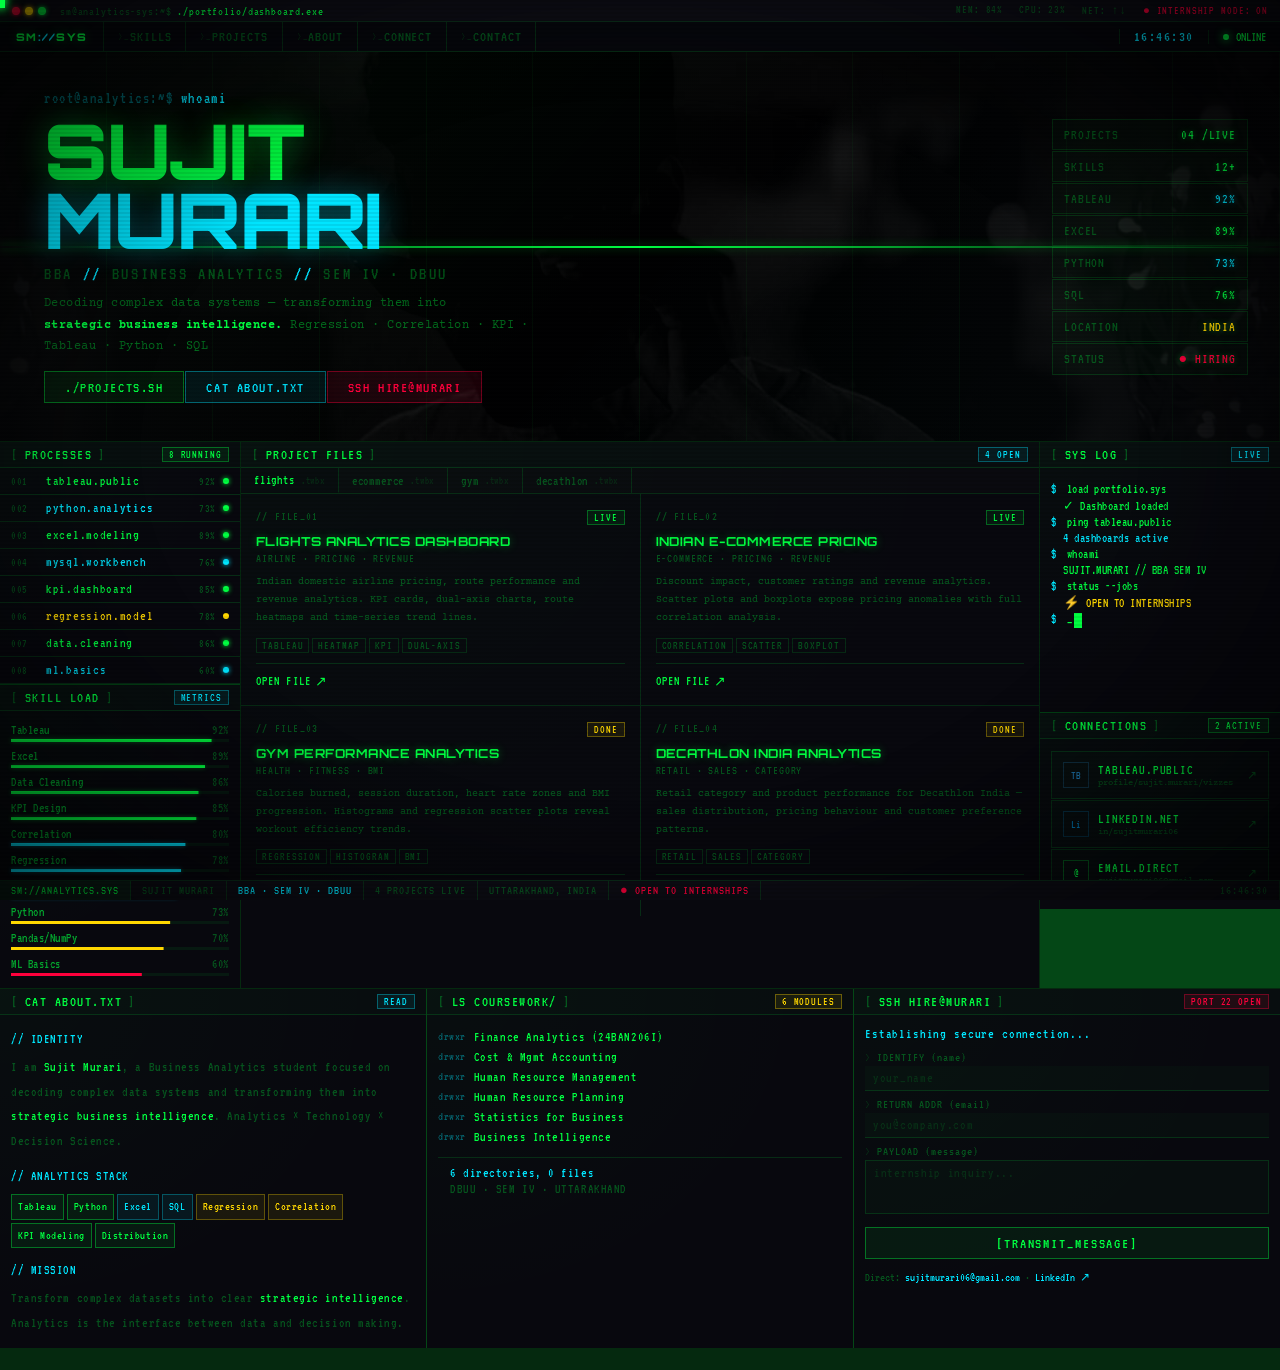
<file: index.html>
<!DOCTYPE html>
<html lang="en">
<head>
<meta charset="UTF-8">
<meta name="viewport" content="width=device-width, initial-scale=1.0">
<title>SM://ANALYTICS.SYS — MURARI.SUJIT</title>
<link href="https://fonts.googleapis.com/css2?family=VT323&family=Courier+Prime:wght@400;700&family=Orbitron:wght@400;700;900&display=swap" rel="stylesheet">
<style>
/* ═══════════════════════════════════════════════
   SM://ANALYTICS.SYS — HACKER DASHBOARD
   PALETTE: #060608 bg · #00ff41 phosphor green
            #00e5ff cyan · #ff003c red alert
            #ffd700 amber
═══════════════════════════════════════════════ */
:root{
  --bg:#060608; --bg2:#0a0a0f; --bg3:#0e0e16; --panel:#08080e;
  --g:#00ff41; --g2:#00cc33; --g-dim:rgba(0,255,65,.07); --g-glow:rgba(0,255,65,.4);
  --c:#00e5ff; --c-dim:rgba(0,229,255,.07); --c-glow:rgba(0,229,255,.4);
  --r:#ff003c; --r-dim:rgba(255,0,60,.10);
  --a:#ffd700; --a-dim:rgba(255,215,0,.08);
  --txt:rgba(0,255,65,.82); --dim:rgba(0,255,65,.30); --muted:rgba(0,255,65,.12);
  --border:rgba(0,255,65,.14); --border2:rgba(0,255,65,.38);
  --mono:'Courier Prime',monospace; --term:'VT323',monospace; --orb:'Orbitron',sans-serif;
}
*,*::before,*::after{margin:0;padding:0;box-sizing:border-box;}
html{scroll-behavior:smooth;}
body{font-family:var(--mono);background:var(--bg);color:var(--g);overflow-x:hidden;cursor:none;min-height:100vh;}

/* CRT scanlines overlay */
body::before{
  content:'';position:fixed;inset:0;pointer-events:none;z-index:1000;
  background:repeating-linear-gradient(0deg,transparent,transparent 2px,rgba(0,0,0,.07) 2px,rgba(0,0,0,.07) 4px);
}
/* CRT vignette */
body::after{
  content:'';position:fixed;inset:0;pointer-events:none;z-index:999;
  background:radial-gradient(ellipse at center,transparent 55%,rgba(0,0,0,.65) 100%);
}

/* ── CURSOR: blinking block ── */
#cur{
  position:fixed;z-index:9999;width:10px;height:16px;
  background:var(--g);top:0;left:0;transform:translate(-50%,-50%);
  pointer-events:none;box-shadow:0 0 8px var(--g),0 0 20px var(--g-glow);
  animation:curblink .9s step-end infinite;will-change:top,left;
}
#cur.lnk{background:var(--c);box-shadow:0 0 8px var(--c),0 0 20px var(--c-glow);
  width:14px;height:14px;clip-path:polygon(50% 0%,100% 50%,50% 100%,0% 50%);animation:none;}
@keyframes curblink{0%,49%{opacity:1}50%,100%{opacity:0}}

/* ── MATRIX CANVAS ── */
#mx{position:fixed;top:0;left:0;z-index:0;opacity:.04;pointer-events:none;}

/* ── BOOT SCREEN ── */
#boot{
  position:fixed;inset:0;z-index:8000;background:var(--bg);
  display:flex;flex-direction:column;align-items:center;justify-content:center;gap:5px;
  font-family:var(--term);font-size:1.1rem;color:var(--g);padding:40px;
}
#boot.off{display:none;}
.bl{opacity:0;}
.bl.show{opacity:1;}
.boot-bar{width:520px;max-width:90vw;height:16px;border:1px solid var(--border2);margin-top:18px;overflow:hidden;}
.boot-fill{height:100%;background:var(--g);box-shadow:0 0 10px var(--g-glow);width:0;transition:width .04s linear;}

/* ── TITLE BAR (fake OS chrome) ── */
.title-bar{
  position:fixed;top:0;left:0;right:0;z-index:600;
  height:22px;background:var(--bg3);border-bottom:1px solid var(--border);
  display:flex;align-items:center;font-family:var(--term);font-size:.9rem;letter-spacing:.06em;
  padding:0 12px;gap:14px;
}
.tb-dots{display:flex;gap:5px;}
.tb-dot{width:8px;height:8px;border-radius:50%;}
.d-r{background:var(--r);box-shadow:0 0 5px var(--r);}
.d-a{background:var(--a);box-shadow:0 0 5px var(--a);}
.d-g{background:var(--g);box-shadow:0 0 5px var(--g);}
.tb-path{color:var(--dim);flex:1;font-size:.78rem;}
.tb-path em{color:var(--g);font-style:normal;}
.tb-meta{display:flex;gap:16px;font-size:.72rem;color:var(--dim);}
.tb-alert{color:var(--r);animation:blink 1.4s ease-in-out infinite;}
@keyframes blink{0%,100%{opacity:1}50%{opacity:.15}}

/* ── MENU BAR ── */
.menu-bar{
  position:fixed;top:22px;left:0;right:0;z-index:599;
  height:30px;background:rgba(8,8,14,.97);border-bottom:1px solid var(--border);
  display:flex;align-items:stretch;backdrop-filter:blur(8px);
}
.mb-logo{
  display:flex;align-items:center;padding:0 16px;border-right:1px solid var(--border);
  font-family:var(--orb);font-size:.66rem;font-weight:900;color:var(--g);letter-spacing:.12em;
  text-decoration:none;cursor:none;text-shadow:0 0 12px var(--g-glow);
}
.mb-logo span{color:var(--c);}
.mb-nav{display:flex;list-style:none;}
.mb-nav li a{
  display:flex;align-items:center;height:100%;padding:0 14px;
  font-family:var(--term);font-size:.95rem;letter-spacing:.06em;
  color:var(--dim);text-decoration:none;text-transform:uppercase;
  border-right:1px solid var(--border);transition:color .1s,background .1s;cursor:none;
}
.mb-nav li a::before{content:'>_ ';color:var(--muted);font-size:.72rem;}
.mb-nav li a:hover,.mb-nav li a.act{color:var(--g);background:var(--g-dim);}
.mb-right{margin-left:auto;display:flex;align-items:center;}
.mb-clock{padding:0 14px;border-left:1px solid var(--border);font-family:var(--term);font-size:.95rem;color:var(--c);letter-spacing:.1em;}
.mb-online{padding:0 14px;border-left:1px solid var(--border);font-family:var(--term);font-size:.85rem;color:var(--g);display:flex;align-items:center;gap:7px;}
.pulse{width:6px;height:6px;border-radius:50%;background:var(--g);box-shadow:0 0 8px var(--g);animation:pulse 1.6s ease-in-out infinite;}
@keyframes pulse{0%,100%{box-shadow:0 0 8px var(--g)}50%{box-shadow:none;opacity:.25}}

/* ── DASHBOARD GRID ── */
.dash{
  padding-top:52px;padding-bottom:22px;
  display:grid;
  grid-template-columns:240px 1fr 240px;
  grid-template-rows:auto auto auto;
  min-height:calc(100vh - 52px);
  gap:1px;background:var(--border);
  position:relative;z-index:2;
}

/* ── PANELS ── */
.panel{background:var(--panel);position:relative;overflow:hidden;}
.panel::after{
  content:'';position:absolute;inset:0;pointer-events:none;
  background:radial-gradient(ellipse at top left,rgba(0,255,65,.025) 0%,transparent 65%);
}
.ph{
  display:flex;align-items:center;justify-content:space-between;
  padding:5px 11px;border-bottom:1px solid var(--border);
  background:rgba(0,255,65,.02);
}
.pt{
  font-family:var(--term);font-size:.95rem;letter-spacing:.1em;
  color:var(--g);text-transform:uppercase;display:flex;align-items:center;gap:6px;
}
.pt::before{content:'[';color:var(--dim);}
.pt::after{content:']';color:var(--dim);}
.pbadge{font-family:var(--term);font-size:.72rem;padding:1px 6px;border:1px solid;letter-spacing:.08em;}
.pbg{color:var(--g);border-color:rgba(0,255,65,.35);background:var(--g-dim);}
.pbc{color:var(--c);border-color:rgba(0,229,255,.35);background:var(--c-dim);}
.pbr{color:var(--r);border-color:rgba(255,0,60,.35);background:var(--r-dim);animation:blink 1.2s ease-in-out infinite;}
.pba{color:var(--a);border-color:rgba(255,215,0,.35);background:var(--a-dim);}
.pb{padding:12px 11px;}

/* ── HERO (full-width) ── */
.hero{
  grid-column:1/-1;background:var(--panel);
  position:relative;overflow:hidden;min-height:300px;
  display:flex;align-items:center;
}
.hero-bg{
  position:absolute;inset:0;
  background:url('me.jpeg') center 18% / cover no-repeat;
  filter:grayscale(100%) contrast(1.3) brightness(.28);
  transform:scale(1.04);animation:bgdrift 12s ease-in-out infinite alternate;
}
@keyframes bgdrift{0%{transform:scale(1.04) translateX(0)}100%{transform:scale(1.08) translateX(-14px)}}
.hero-tint{position:absolute;inset:0;background:linear-gradient(135deg,rgba(0,255,65,.05) 0%,transparent 50%,rgba(0,229,255,.03) 100%);}
.hero-vign{position:absolute;inset:0;background:linear-gradient(90deg,rgba(6,6,8,.92) 0%,rgba(6,6,8,.25) 35%,rgba(6,6,8,.25) 65%,rgba(6,6,8,.92) 100%);}
.hero-scan{
  position:absolute;left:0;right:0;height:2px;
  background:linear-gradient(90deg,transparent,var(--g),transparent);
  animation:hscan 4.5s linear infinite;pointer-events:none;z-index:3;
  box-shadow:0 0 10px var(--g-glow);
}
@keyframes hscan{0%{top:0;opacity:.9}100%{top:100%;opacity:0}}

/* hero grid lines */
.hero-grid{
  position:absolute;inset:0;pointer-events:none;z-index:1;
  display:grid;grid-template-columns:repeat(12,1fr);
}
.hgc{border-right:1px solid rgba(0,255,65,.04);}

.hero-content{position:relative;z-index:4;padding:38px 44px;display:flex;flex-direction:column;gap:10px;}
.h-prompt{font-family:var(--term);font-size:1rem;color:var(--c);letter-spacing:.1em;}
.h-prompt::before{content:'root@analytics:~$ ';color:rgba(0,229,255,.4);}
.h-name{
  font-family:var(--orb);font-weight:900;
  font-size:clamp(2.6rem,6vw,5.8rem);line-height:.9;letter-spacing:-.01em;color:var(--g);
  text-shadow:0 0 30px var(--g-glow),0 0 60px rgba(0,255,65,.12);
}
.h-name .nc{color:var(--c);text-shadow:0 0 30px var(--c-glow);}
.h-sub{font-family:var(--term);font-size:1.15rem;color:var(--dim);letter-spacing:.14em;text-transform:uppercase;display:flex;align-items:center;gap:10px;flex-wrap:wrap;}
.h-sub em{color:var(--c);font-style:normal;}
.h-tag{font-family:var(--mono);font-size:.72rem;line-height:1.85;color:rgba(0,255,65,.42);max-width:520px;letter-spacing:.04em;}
.h-tag strong{color:var(--g);}
.h-btns{display:flex;gap:1px;flex-wrap:wrap;margin-top:4px;}
.hbtn{
  font-family:var(--term);font-size:.98rem;letter-spacing:.1em;text-transform:uppercase;
  text-decoration:none;padding:7px 20px;border:1px solid;
  transition:all .12s;cursor:none;display:inline-flex;align-items:center;gap:7px;
}
.hbg{color:var(--g);border-color:rgba(0,255,65,.38);background:var(--g-dim);}
.hbg:hover{background:var(--g);color:var(--bg);box-shadow:0 0 18px var(--g-glow);}
.hbc{color:var(--c);border-color:rgba(0,229,255,.38);background:var(--c-dim);}
.hbc:hover{background:var(--c);color:var(--bg);box-shadow:0 0 18px var(--c-glow);}
.hbr{color:var(--r);border-color:rgba(255,0,60,.38);background:var(--r-dim);}
.hbr:hover{background:var(--r);color:#fff;box-shadow:0 0 18px var(--r);}

/* hero sys stats right */
.hero-stats{
  position:relative;z-index:4;margin-left:auto;
  padding:28px 32px;display:flex;flex-direction:column;gap:1px;min-width:260px;
}
.hsr{
  display:flex;justify-content:space-between;align-items:center;
  padding:7px 11px;border:1px solid var(--border);background:rgba(0,255,65,.02);
  font-family:var(--term);font-size:.9rem;letter-spacing:.06em;transition:background .12s;
}
.hsr:hover{background:var(--g-dim);}
.hsk{color:var(--dim);}
.hsv{color:var(--g);text-shadow:0 0 6px var(--g-glow);}
.hsv.c{color:var(--c);text-shadow:0 0 6px var(--c-glow);}
.hsv.a{color:var(--a);}
.hsv.r{color:var(--r);animation:blink 1.4s ease-in-out infinite;}

/* ── LEFT SIDEBAR ── */
.sidebar-l{grid-column:1;grid-row:2;display:flex;flex-direction:column;gap:1px;background:var(--border);}

/* process list */
.proc-list{display:flex;flex-direction:column;}
.proc-row{
  display:flex;align-items:center;gap:7px;padding:6px 11px;
  border-bottom:1px solid var(--border);font-family:var(--term);font-size:.88rem;
  letter-spacing:.05em;cursor:none;transition:background .1s;
}
.proc-row:hover{background:var(--g-dim);}
.pid{color:var(--dim);min-width:28px;font-size:.72rem;}
.pname{color:var(--g);flex:1;}
.pname.c{color:var(--c);}
.pname.a{color:var(--a);}
.pcpu{font-size:.72rem;color:var(--dim);min-width:32px;text-align:right;}
.pstatus{width:6px;height:6px;border-radius:50%;flex-shrink:0;}
.ps-run{background:var(--g);box-shadow:0 0 5px var(--g);}
.ps-slp{background:var(--a);}
.ps-new{background:var(--c);box-shadow:0 0 5px var(--c);animation:pulse 1.2s ease-in-out infinite;}

/* skill bars */
.sk-list{display:flex;flex-direction:column;gap:7px;}
.sk-row{display:flex;flex-direction:column;gap:2px;}
.sk-lbl{display:flex;justify-content:space-between;font-family:var(--term);font-size:.85rem;letter-spacing:.04em;}
.sk-n{color:rgba(0,255,65,.62);}
.sk-p{color:var(--dim);}
.sk-track{height:3px;background:rgba(0,255,65,.07);}
.sk-fill{height:100%;transform:scaleX(0);transform-origin:left;transition:transform 1.1s cubic-bezier(.4,0,.2,1);}
.sf-g{background:var(--g);box-shadow:0 0 5px var(--g-glow);}
.sf-c{background:var(--c);box-shadow:0 0 5px var(--c-glow);}
.sf-a{background:var(--a);}
.sf-r{background:var(--r);}

/* ── CENTER MAIN ── */
.main-c{grid-column:2;grid-row:2;display:flex;flex-direction:column;gap:1px;background:var(--border);}

/* file tabs */
.ftabs{display:flex;background:var(--bg2);border-bottom:1px solid var(--border);overflow-x:auto;}
.ftab{
  padding:5px 13px;border-right:1px solid var(--border);
  font-family:var(--term);font-size:.85rem;letter-spacing:.06em;color:var(--dim);
  white-space:nowrap;cursor:none;transition:all .12s;display:flex;align-items:center;gap:6px;
}
.ftab:hover{color:var(--g);background:var(--g-dim);}
.ftab.act{color:var(--g);background:var(--panel);border-bottom:1px solid var(--panel);}
.fext{font-size:.7rem;color:var(--muted);}

/* project cards */
.proj-grid{display:grid;grid-template-columns:1fr 1fr;gap:1px;background:var(--border);}
.pcard{
  background:var(--panel);padding:16px 15px;position:relative;overflow:hidden;
  cursor:none;transition:background .15s;
}
.pcard::before{
  content:'';position:absolute;top:0;left:0;right:0;height:1px;
  background:var(--g);transform:scaleX(0);transform-origin:left;transition:transform .4s;
}
.pcard:hover{background:rgba(0,255,65,.022);}
.pcard:hover::before{transform:scaleX(1);}
.pc-hd{display:flex;justify-content:space-between;align-items:flex-start;margin-bottom:9px;}
.pc-n{font-family:var(--term);font-size:.78rem;color:var(--dim);letter-spacing:.1em;}
.pc-title{
  font-family:var(--orb);font-size:.78rem;font-weight:700;color:var(--g);
  letter-spacing:.04em;margin-bottom:3px;line-height:1.2;text-transform:uppercase;
  text-shadow:0 0 8px var(--g-glow);transition:color .15s;
}
.pcard:hover .pc-title{color:var(--c);text-shadow:0 0 8px var(--c-glow);}
.pc-dom{font-family:var(--term);font-size:.78rem;color:var(--dim);margin-bottom:9px;letter-spacing:.07em;}
.pc-desc{font-family:var(--mono);font-size:.65rem;line-height:1.75;color:rgba(0,255,65,.35);margin-bottom:10px;}
.pc-tags{display:flex;flex-wrap:wrap;gap:3px;margin-bottom:10px;}
.pctag{font-family:var(--term);font-size:.72rem;letter-spacing:.08em;text-transform:uppercase;padding:1px 5px;border:1px solid rgba(0,255,65,.14);color:var(--dim);}
.pcard:hover .pctag{border-color:rgba(0,255,65,.28);color:rgba(0,255,65,.55);}
.pc-ft{display:flex;justify-content:space-between;align-items:center;padding-top:9px;border-top:1px solid var(--border);}
.pc-link{font-family:var(--term);font-size:.85rem;letter-spacing:.08em;text-transform:uppercase;color:var(--g);text-decoration:none;display:flex;align-items:center;gap:4px;transition:color .12s;}
.pc-link::after{content:'↗';transition:transform .12s;}
.pc-link:hover{color:var(--c);text-shadow:0 0 6px var(--c-glow);}
.pc-link:hover::after{transform:translate(2px,-2px);}

/* ── RIGHT SIDEBAR ── */
.sidebar-r{grid-column:3;grid-row:2;display:flex;flex-direction:column;gap:1px;background:var(--border);}

/* terminal log */
.term-log{
  font-family:var(--term);font-size:.84rem;letter-spacing:.04em;
  height:220px;overflow-y:auto;
}
.term-log::-webkit-scrollbar{width:3px;}
.term-log::-webkit-scrollbar-thumb{background:rgba(0,255,65,.2);}
.tl{display:flex;gap:5px;padding:2px 0;}
.tp{color:var(--c);flex-shrink:0;}
.tc{color:var(--g);}
.to{color:var(--dim);padding-left:12px;}
.to.ok{color:var(--g);}
.to.inf{color:var(--c);}
.to.wn{color:var(--a);}
.to.er{color:var(--r);}
.tcur{display:inline-block;width:8px;height:15px;background:var(--g);animation:curblink .9s step-end infinite;vertical-align:middle;margin-left:2px;}

/* connect cards */
.conn-list{display:flex;flex-direction:column;gap:1px;}
.conn-a{
  display:flex;align-items:center;gap:9px;padding:10px 11px;
  border:1px solid var(--border);background:rgba(0,255,65,.015);
  text-decoration:none;color:inherit;cursor:none;transition:all .14s;
}
.conn-a:hover{background:var(--g-dim);border-color:var(--border2);}
.conn-a:hover .cn{color:var(--c);text-shadow:0 0 6px var(--c-glow);}
.conn-a:hover .carr{transform:translate(3px,-3px);color:var(--c);}
.ci{width:26px;height:26px;border:1px solid var(--border);display:flex;align-items:center;justify-content:center;font-family:var(--term);font-size:.72rem;color:var(--dim);}
.cn{font-family:var(--term);font-size:.88rem;color:var(--g);letter-spacing:.06em;}
.cu{font-family:var(--mono);font-size:.56rem;color:var(--dim);margin-top:1px;}
.carr{color:var(--dim);font-size:.78rem;transition:all .14s;}

/* ── BOTTOM ROW ── */
.bottom-row{grid-column:1/-1;grid-row:3;display:grid;grid-template-columns:1fr 1fr 1fr;gap:1px;background:var(--border);}

/* about terminal */
.aterm{font-family:var(--term);font-size:.86rem;line-height:1.8;letter-spacing:.04em;}
.ath{color:var(--c);margin-bottom:3px;}
.atb{color:var(--dim);}
.atb strong{color:var(--g);font-weight:400;}
.attags{display:flex;flex-wrap:wrap;gap:3px;margin-top:5px;}
.attag{font-family:var(--term);font-size:.76rem;padding:1px 6px;border:1px solid var(--border2);color:var(--g);background:var(--g-dim);}
.attag.c{border-color:rgba(0,229,255,.3);color:var(--c);background:var(--c-dim);}
.attag.a{border-color:rgba(255,215,0,.3);color:var(--a);background:var(--a-dim);}

/* directory listing */
.dir-list{font-family:var(--term);font-size:.86rem;letter-spacing:.04em;}
.dl{display:flex;gap:8px;padding:3px 0;}
.dl-perm{color:rgba(0,229,255,.4);font-size:.76rem;}
.dl-name{color:var(--g);}
.dl-foot{margin-top:10px;padding-top:8px;border-top:1px solid var(--border);}

/* ssh contact form */
.ssh-head{font-family:var(--term);font-size:.88rem;color:var(--c);margin-bottom:10px;letter-spacing:.06em;}
.ssh-field{display:flex;flex-direction:column;gap:2px;margin-bottom:7px;}
.ssh-lbl{font-family:var(--term);font-size:.8rem;color:var(--dim);letter-spacing:.08em;}
.ssh-lbl::before{content:'> ';color:var(--muted);}
.ssh-in{
  font-family:var(--term);font-size:.88rem;color:var(--g);
  background:rgba(0,255,65,.025);border:none;border-bottom:1px solid var(--border);
  padding:5px 8px;outline:none;width:100%;letter-spacing:.05em;transition:border-color .12s;
}
.ssh-in:focus{border-color:var(--g);background:var(--g-dim);}
.ssh-in::placeholder{color:var(--muted);}
textarea.ssh-in{resize:none;border:1px solid var(--border);}
textarea.ssh-in:focus{border-color:var(--g);}
.ssh-btn{
  width:100%;font-family:var(--term);font-size:.98rem;letter-spacing:.12em;
  text-transform:uppercase;padding:7px;margin-top:6px;
  background:var(--g-dim);color:var(--g);border:1px solid rgba(0,255,65,.38);
  cursor:none;transition:all .12s;
}
.ssh-btn:hover{background:var(--g);color:var(--bg);box-shadow:0 0 16px var(--g-glow);}
.ssh-note{font-family:var(--term);font-size:.78rem;color:var(--dim);margin-top:7px;}
.ssh-note a{color:var(--c);text-decoration:none;}
.ssh-note a:hover{text-shadow:0 0 6px var(--c-glow);}

/* ── STATUS BAR ── */
.status-bar{
  position:fixed;bottom:0;left:0;right:0;z-index:500;
  height:20px;background:var(--bg3);border-top:1px solid var(--border);
  display:flex;align-items:center;font-family:var(--term);font-size:.8rem;letter-spacing:.08em;
}
.sc{padding:0 11px;border-right:1px solid var(--border);color:var(--dim);display:flex;align-items:center;gap:5px;height:100%;}
.sc.act{color:var(--g);background:var(--g-dim);}
.sc.cy{color:var(--c);}
.sc.al{color:var(--r);animation:blink 1.4s ease-in-out infinite;}
.sc.ml{margin-left:auto;}

/* ── REVEAL ── */
.reveal{opacity:0;transform:translateY(10px);transition:opacity .55s ease,transform .55s ease;}
.reveal.in{opacity:1;transform:none;}

/* scrollbar */
::-webkit-scrollbar{width:3px;height:3px;}
::-webkit-scrollbar-track{background:var(--bg);}
::-webkit-scrollbar-thumb{background:rgba(0,255,65,.2);}
::-webkit-scrollbar-thumb:hover{background:var(--g);}

/* ── RESPONSIVE ── */
@media(max-width:900px){
  .dash{grid-template-columns:1fr;}
  .hero-stats{display:none;}
  .sidebar-l,.sidebar-r,.main-c,.bottom-row{grid-column:1;grid-row:auto;}
  .bottom-row{grid-template-columns:1fr;}
  .proj-grid{grid-template-columns:1fr;}
  .tb-meta span:not(.tb-alert){display:none;}
}
</style>
</head>
<body>

<canvas id="mx"></canvas>

<!-- ── BOOT SCREEN ── -->
<div id="boot">
  <div class="bl show" style="color:var(--c);font-size:1.5rem;letter-spacing:.25em;margin-bottom:8px;">SM://ANALYTICS.SYS v2.4.1</div>
  <div class="bl" id="b1" style="color:var(--dim);">BIOS POST check... OK</div>
  <div class="bl" id="b2" style="color:var(--dim);">Loading kernel modules: analytics.ko tableau.ko python.ko</div>
  <div class="bl" id="b3" style="color:var(--dim);">Mounting dashboard filesystem at /dev/sm0...</div>
  <div class="bl" id="b4" style="color:var(--dim);">Establishing network connections [TABLEAU.PUBLIC] [LINKEDIN.NET]</div>
  <div class="bl" id="b5" style="color:var(--g);">All systems nominal. Welcome, MURARI.SUJIT</div>
  <div class="bl" id="b6" style="color:rgba(0,255,65,.4);font-size:.9rem;">STATUS: OPEN TO INTERNSHIPS — UTTARAKHAND, INDIA</div>
  <div class="boot-bar"><div class="boot-fill" id="bfill"></div></div>
</div>

<div id="cur"></div>

<!-- ── OS CHROME ── -->
<div class="title-bar">
  <div class="tb-dots"><div class="tb-dot d-r"></div><div class="tb-dot d-a"></div><div class="tb-dot d-g"></div></div>
  <div class="tb-path">sm@analytics-sys:~$ <em>./portfolio/dashboard.exe</em></div>
  <div class="tb-meta">
    <span>MEM: 84%</span>
    <span>CPU: 23%</span>
    <span>NET: ↑↓</span>
    <span class="tb-alert">● INTERNSHIP MODE: ON</span>
  </div>
</div>

<nav class="menu-bar">
  <a class="mb-logo" href="index.html">SM<span>://</span>SYS</a>
  <ul class="mb-nav">
    <li><a href="skills.html">SKILLS</a></li>
    <li><a href="projects.html">PROJECTS</a></li>
    <li><a href="about.html">ABOUT</a></li>
    <li><a href="connect.html">CONNECT</a></li>
    <li><a href="contact.html">CONTACT</a></li>
  </ul>
  <div class="mb-right">
    <div class="mb-clock" id="mbclk">00:00:00</div>
    <div class="mb-online"><span class="pulse"></span>ONLINE</div>
  </div>
</nav>

<!-- ═══ DASHBOARD ═══ -->
<div class="dash">

  <!-- HERO -->
  <div class="hero">
    <div class="hero-bg"></div>
    <div class="hero-tint"></div>
    <div class="hero-vign"></div>
    <div class="hero-scan"></div>
    <div class="hero-grid">
      <div class="hgc"></div><div class="hgc"></div><div class="hgc"></div><div class="hgc"></div>
      <div class="hgc"></div><div class="hgc"></div><div class="hgc"></div><div class="hgc"></div>
      <div class="hgc"></div><div class="hgc"></div><div class="hgc"></div><div class="hgc"></div>
    </div>

    <div class="hero-content">
      <div class="h-prompt">whoami</div>
      <div class="h-name">SUJIT<br><span class="nc">MURARI</span></div>
      <div class="h-sub">BBA <em>//</em> BUSINESS ANALYTICS <em>//</em> SEM IV · DBUU</div>
      <p class="h-tag">Decoding complex data systems — transforming them into<br><strong>strategic business intelligence.</strong> Regression · Correlation · KPI · Tableau · Python · SQL</p>
      <div class="h-btns">
        <a class="hbtn hbg" href="projects.html">./projects.sh</a>
        <a class="hbtn hbc" href="about.html">cat about.txt</a>
        <a class="hbtn hbr" href="contact.html">ssh hire@murari</a>
      </div>
    </div>

    <div class="hero-stats">
      <div class="hsr"><span class="hsk">PROJECTS</span><span class="hsv">04 /LIVE</span></div>
      <div class="hsr"><span class="hsk">SKILLS</span><span class="hsv">12+</span></div>
      <div class="hsr"><span class="hsk">TABLEAU</span><span class="hsv c">92%</span></div>
      <div class="hsr"><span class="hsk">EXCEL</span><span class="hsv">89%</span></div>
      <div class="hsr"><span class="hsk">PYTHON</span><span class="hsv c">73%</span></div>
      <div class="hsr"><span class="hsk">SQL</span><span class="hsv">76%</span></div>
      <div class="hsr"><span class="hsk">LOCATION</span><span class="hsv a">INDIA</span></div>
      <div class="hsr"><span class="hsk">STATUS</span><span class="hsv r">● HIRING</span></div>
    </div>
  </div>

  <!-- LEFT SIDEBAR -->
  <div class="sidebar-l">

    <div class="panel">
      <div class="ph"><div class="pt">PROCESSES</div><div class="pbadge pbg">8 RUNNING</div></div>
      <div class="proc-list">
        <div class="proc-row"><span class="pid">001</span><span class="pname">tableau.public</span><span class="pcpu">92%</span><span class="pstatus ps-run"></span></div>
        <div class="proc-row"><span class="pid">002</span><span class="pname c">python.analytics</span><span class="pcpu">73%</span><span class="pstatus ps-run"></span></div>
        <div class="proc-row"><span class="pid">003</span><span class="pname">excel.modeling</span><span class="pcpu">89%</span><span class="pstatus ps-run"></span></div>
        <div class="proc-row"><span class="pid">004</span><span class="pname c">mysql.workbench</span><span class="pcpu">76%</span><span class="pstatus ps-new"></span></div>
        <div class="proc-row"><span class="pid">005</span><span class="pname">kpi.dashboard</span><span class="pcpu">85%</span><span class="pstatus ps-run"></span></div>
        <div class="proc-row"><span class="pid">006</span><span class="pname a">regression.model</span><span class="pcpu">78%</span><span class="pstatus ps-slp"></span></div>
        <div class="proc-row"><span class="pid">007</span><span class="pname">data.cleaning</span><span class="pcpu">86%</span><span class="pstatus ps-run"></span></div>
        <div class="proc-row"><span class="pid">008</span><span class="pname c">ml.basics</span><span class="pcpu">60%</span><span class="pstatus ps-new"></span></div>
      </div>
    </div>

    <div class="panel">
      <div class="ph"><div class="pt">SKILL LOAD</div><div class="pbadge pbc">METRICS</div></div>
      <div class="pb">
        <div class="sk-list" id="skbars">
          <div class="sk-row"><div class="sk-lbl"><span class="sk-n">Tableau</span><span class="sk-p">92%</span></div><div class="sk-track"><div class="sk-fill sf-g" data-w=".92"></div></div></div>
          <div class="sk-row"><div class="sk-lbl"><span class="sk-n">Excel</span><span class="sk-p">89%</span></div><div class="sk-track"><div class="sk-fill sf-g" data-w=".89"></div></div></div>
          <div class="sk-row"><div class="sk-lbl"><span class="sk-n">Data Cleaning</span><span class="sk-p">86%</span></div><div class="sk-track"><div class="sk-fill sf-g" data-w=".86"></div></div></div>
          <div class="sk-row"><div class="sk-lbl"><span class="sk-n">KPI Design</span><span class="sk-p">85%</span></div><div class="sk-track"><div class="sk-fill sf-g" data-w=".85"></div></div></div>
          <div class="sk-row"><div class="sk-lbl"><span class="sk-n">Correlation</span><span class="sk-p">80%</span></div><div class="sk-track"><div class="sk-fill sf-c" data-w=".80"></div></div></div>
          <div class="sk-row"><div class="sk-lbl"><span class="sk-n">Regression</span><span class="sk-p">78%</span></div><div class="sk-track"><div class="sk-fill sf-c" data-w=".78"></div></div></div>
          <div class="sk-row"><div class="sk-lbl"><span class="sk-n">SQL</span><span class="sk-p">76%</span></div><div class="sk-track"><div class="sk-fill sf-c" data-w=".76"></div></div></div>
          <div class="sk-row"><div class="sk-lbl"><span class="sk-n">Python</span><span class="sk-p">73%</span></div><div class="sk-track"><div class="sk-fill sf-a" data-w=".73"></div></div></div>
          <div class="sk-row"><div class="sk-lbl"><span class="sk-n">Pandas/NumPy</span><span class="sk-p">70%</span></div><div class="sk-track"><div class="sk-fill sf-a" data-w=".70"></div></div></div>
          <div class="sk-row"><div class="sk-lbl"><span class="sk-n">ML Basics</span><span class="sk-p">60%</span></div><div class="sk-track"><div class="sk-fill sf-r" data-w=".60"></div></div></div>
        </div>
      </div>
    </div>

  </div>

  <!-- CENTER MAIN -->
  <div class="main-c">
    <div class="panel" style="flex:1;">
      <div class="ph"><div class="pt">PROJECT FILES</div><div class="pbadge pbc">4 OPEN</div></div>
      <div class="ftabs">
        <div class="ftab act">flights<span class="fext">.twbx</span></div>
        <div class="ftab">ecommerce<span class="fext">.twbx</span></div>
        <div class="ftab">gym<span class="fext">.twbx</span></div>
        <div class="ftab">decathlon<span class="fext">.twbx</span></div>
      </div>
      <div class="proj-grid">

        <div class="pcard reveal">
          <div class="pc-hd"><div class="pc-n">// FILE_01</div><div class="pbadge pbg">LIVE</div></div>
          <div class="pc-title">Flights Analytics Dashboard</div>
          <div class="pc-dom">AIRLINE · PRICING · REVENUE</div>
          <p class="pc-desc">Indian domestic airline pricing, route performance and revenue analytics. KPI cards, dual-axis charts, route heatmaps and time-series trend lines.</p>
          <div class="pc-tags"><span class="pctag">TABLEAU</span><span class="pctag">HEATMAP</span><span class="pctag">KPI</span><span class="pctag">DUAL-AXIS</span></div>
          <div class="pc-ft"><a class="pc-link" href="https://public.tableau.com/app/profile/sujit.murari/viz/FlightsDashboard_17704030931600/FlightsDashboard" target="_blank">OPEN FILE</a></div>
        </div>

        <div class="pcard reveal">
          <div class="pc-hd"><div class="pc-n">// FILE_02</div><div class="pbadge pbg">LIVE</div></div>
          <div class="pc-title">Indian E-Commerce Pricing</div>
          <div class="pc-dom">E-COMMERCE · PRICING · REVENUE</div>
          <p class="pc-desc">Discount impact, customer ratings and revenue analytics. Scatter plots and boxplots expose pricing anomalies with full correlation analysis.</p>
          <div class="pc-tags"><span class="pctag">CORRELATION</span><span class="pctag">SCATTER</span><span class="pctag">BOXPLOT</span></div>
          <div class="pc-ft"><a class="pc-link" href="https://public.tableau.com/app/profile/sujit.murari/viz/IndianE-CommercePricingRevenuePerformanceDashboard/Dashboard1" target="_blank">OPEN FILE</a></div>
        </div>

        <div class="pcard reveal">
          <div class="pc-hd"><div class="pc-n">// FILE_03</div><div class="pbadge pba">DONE</div></div>
          <div class="pc-title">Gym Performance Analytics</div>
          <div class="pc-dom">HEALTH · FITNESS · BMI</div>
          <p class="pc-desc">Calories burned, session duration, heart rate zones and BMI progression. Histograms and regression scatter plots reveal workout efficiency trends.</p>
          <div class="pc-tags"><span class="pctag">REGRESSION</span><span class="pctag">HISTOGRAM</span><span class="pctag">BMI</span></div>
          <div class="pc-ft"><a class="pc-link" href="https://public.tableau.com/app/profile/sujit.murari/viz/GymPerformanceWorkoutEfficiencyAnalyticsDashboard/GymPerformanceWorkoutEfficiencyAnalyticsDashboard" target="_blank">OPEN FILE</a></div>
        </div>

        <div class="pcard reveal">
          <div class="pc-hd"><div class="pc-n">// FILE_04</div><div class="pbadge pba">DONE</div></div>
          <div class="pc-title">Decathlon India Analytics</div>
          <div class="pc-dom">RETAIL · SALES · CATEGORY</div>
          <p class="pc-desc">Retail category and product performance for Decathlon India — sales distribution, pricing behaviour and customer preference patterns.</p>
          <div class="pc-tags"><span class="pctag">RETAIL</span><span class="pctag">SALES</span><span class="pctag">CATEGORY</span></div>
          <div class="pc-ft"><a class="pc-link" href="https://public.tableau.com/app/profile/sujit.murari/viz/DecathlonIndia_17704793519210/DecthlonIndia" target="_blank">OPEN FILE</a></div>
        </div>

      </div>
    </div>
  </div>

  <!-- RIGHT SIDEBAR -->
  <div class="sidebar-r">

    <div class="panel">
      <div class="ph"><div class="pt">SYS LOG</div><div class="pbadge pbc">LIVE</div></div>
      <div class="pb">
        <div class="term-log" id="tlog">
          <div class="tl"><span class="tp">$</span><span class="tc" style="margin-left:5px;">load portfolio.sys</span></div>
          <div class="to ok">✓ Dashboard loaded</div>
          <div class="tl"><span class="tp">$</span><span class="tc" style="margin-left:5px;">ping tableau.public</span></div>
          <div class="to inf">4 dashboards active</div>
          <div class="tl"><span class="tp">$</span><span class="tc" style="margin-left:5px;">whoami</span></div>
          <div class="to ok">SUJIT.MURARI // BBA SEM IV</div>
          <div class="tl"><span class="tp">$</span><span class="tc" style="margin-left:5px;">status --jobs</span></div>
          <div class="to wn">⚡ OPEN TO INTERNSHIPS</div>
          <div class="tl"><span class="tp">$</span><span class="tc" style="margin-left:5px;">_<span class="tcur"></span></span></div>
        </div>
      </div>
    </div>

    <div class="panel">
      <div class="ph"><div class="pt">CONNECTIONS</div><div class="pbadge pbg">2 ACTIVE</div></div>
      <div class="pb">
        <div class="conn-list">
          <a class="conn-a" href="https://public.tableau.com/app/profile/sujit.murari/vizzes" target="_blank">
            <div class="ci" style="color:#1f77b4;border-color:rgba(31,119,180,.3);">TB</div>
            <div style="flex:1;"><div class="cn">TABLEAU.PUBLIC</div><div class="cu">profile/sujit.murari/vizzes</div></div>
            <div class="carr">↗</div>
          </a>
          <a class="conn-a" href="https://www.linkedin.com/in/sujitmurari06/" target="_blank">
            <div class="ci" style="color:#0077b5;border-color:rgba(0,119,181,.3);">Li</div>
            <div style="flex:1;"><div class="cn">LINKEDIN.NET</div><div class="cu">in/sujitmurari06</div></div>
            <div class="carr">↗</div>
          </a>
          <a class="conn-a" href="mailto:sujitmurari06@gmail.com">
            <div class="ci" style="color:var(--g);border-color:rgba(0,255,65,.3);">@</div>
            <div style="flex:1;"><div class="cn">EMAIL.DIRECT</div><div class="cu">sujitmurari06@gmail.com</div></div>
            <div class="carr">↗</div>
          </a>
        </div>
      </div>
    </div>

  </div>

  <!-- BOTTOM ROW -->
  <div class="bottom-row">

    <div class="panel reveal">
      <div class="ph"><div class="pt">CAT ABOUT.TXT</div><div class="pbadge pbc">READ</div></div>
      <div class="pb">
        <div class="aterm">
          <div style="margin-bottom:10px;"><div class="ath">// IDENTITY</div><div class="atb">I am <strong>Sujit Murari</strong>, a Business Analytics student focused on decoding complex data systems and transforming them into <strong>strategic business intelligence</strong>. Analytics × Technology × Decision Science.</div></div>
          <div style="margin-bottom:10px;"><div class="ath">// ANALYTICS STACK</div><div class="attags"><span class="attag">Tableau</span><span class="attag">Python</span><span class="attag c">Excel</span><span class="attag c">SQL</span><span class="attag a">Regression</span><span class="attag a">Correlation</span><span class="attag">KPI Modeling</span><span class="attag">Distribution</span></div></div>
          <div><div class="ath">// MISSION</div><div class="atb">Transform complex datasets into clear <strong>strategic intelligence</strong>. Analytics is the interface between data and decision making.</div></div>
        </div>
      </div>
    </div>

    <div class="panel reveal">
      <div class="ph"><div class="pt">LS COURSEWORK/</div><div class="pbadge pba">6 MODULES</div></div>
      <div class="pb">
        <div class="dir-list">
          <div class="dl"><span class="dl-perm">drwxr</span><span class="dl-name">Finance Analytics (24BAN206I)</span></div>
          <div class="dl"><span class="dl-perm">drwxr</span><span class="dl-name">Cost &amp; Mgmt Accounting</span></div>
          <div class="dl"><span class="dl-perm">drwxr</span><span class="dl-name">Human Resource Management</span></div>
          <div class="dl"><span class="dl-perm">drwxr</span><span class="dl-name">Human Resource Planning</span></div>
          <div class="dl"><span class="dl-perm">drwxr</span><span class="dl-name">Statistics for Business</span></div>
          <div class="dl"><span class="dl-perm">drwxr</span><span class="dl-name">Business Intelligence</span></div>
          <div class="dl-foot">
            <div class="to inf">6 directories, 0 files</div>
            <div class="to" style="margin-top:2px;">DBUU · SEM IV · UTTARAKHAND</div>
          </div>
        </div>
      </div>
    </div>

    <div class="panel reveal">
      <div class="ph"><div class="pt">SSH HIRE@MURARI</div><div class="pbadge pbr">PORT 22 OPEN</div></div>
      <div class="pb">
        <form id="cf" action="https://formspree.io/f/xreybnby" method="POST">
          <div class="ssh-head">Establishing secure connection...</div>
          <div class="ssh-field"><label class="ssh-lbl">IDENTIFY (name)</label><input class="ssh-in" type="text" placeholder="your_name" required></div>
          <div class="ssh-field"><label class="ssh-lbl">RETURN ADDR (email)</label><input class="ssh-in" type="email" placeholder="you@company.com" required></div>
          <div class="ssh-field"><label class="ssh-lbl">PAYLOAD (message)</label><textarea class="ssh-in" rows="3" placeholder="internship inquiry..." required></textarea></div>
          <button type="submit" class="ssh-btn">[TRANSMIT_MESSAGE]</button>
           <div id="form-status" style="margin-top:10px;font-family:var(--term);font-size:.9rem;"></div>
          <div class="ssh-note">
            Direct: <a href="mailto:sujitmurari06@gmail.com">sujitmurari06@gmail.com</a> ·
            <a href="https://www.linkedin.com/in/sujitmurari06/" target="_blank">LinkedIn ↗</a>
          </div>
        </form>
      </div>
    </div>

  </div>
</div>

<!-- STATUS BAR -->
<div class="status-bar">
  <div class="sc act">SM://ANALYTICS.SYS</div>
  <div class="sc">SUJIT MURARI</div>
  <div class="sc cy">BBA · SEM IV · DBUU</div>
  <div class="sc">4 PROJECTS LIVE</div>
  <div class="sc">UTTARAKHAND, INDIA</div>
  <div class="sc al">● OPEN TO INTERNSHIPS</div>
  <div class="sc ml" id="sbtime">00:00:00</div>
</div>

<script>
(function(){
'use strict';

/* CURSOR */
const cur=document.getElementById('cur');
let mx=0,my=0;
document.addEventListener('mousemove',e=>{mx=e.clientX;my=e.clientY;cur.style.left=mx+'px';cur.style.top=my+'px';});
document.querySelectorAll('a,button,.pcard,.conn-a,.proc-row,.ftab').forEach(el=>{
  el.addEventListener('mouseenter',()=>cur.classList.add('lnk'));
  el.addEventListener('mouseleave',()=>cur.classList.remove('lnk'));
});

/* MATRIX RAIN */
const cv=document.getElementById('mx'),ctx=cv.getContext('2d');
function rsz(){cv.width=window.innerWidth;cv.height=window.innerHeight;}rsz();
window.addEventListener('resize',rsz);
const cols=Math.floor(window.innerWidth/16);
const drops=Array(cols).fill(1);
const chars='ABCDEFGHIJKLMNOPQRSTUVWXYZ0123456789@#$%^&*スジット分析データSQL>_';
function mat(){
  ctx.fillStyle='rgba(6,6,8,0.05)';ctx.fillRect(0,0,cv.width,cv.height);
  ctx.fillStyle='#00ff41';ctx.font='14px "Courier Prime",monospace';
  drops.forEach((y,i)=>{
    const ch=chars[Math.floor(Math.random()*chars.length)];
    ctx.fillText(ch,i*16,y*16);
    if(y*16>cv.height&&Math.random()>.975)drops[i]=0;
    drops[i]++;
  });
}
setInterval(mat,55);

/* BOOT */
const boot=document.getElementById('boot');
const fill=document.getElementById('bfill');
const blines=['b1','b2','b3','b4','b5','b6'];
let bp=0,bi=0;
const bint=setInterval(()=>{
  bp+=1.8+Math.random()*2.5;
  fill.style.width=Math.min(bp,100)+'%';
  if(bi<blines.length&&bp>bi*18){document.getElementById(blines[bi]).classList.add('show');bi++;}
  if(bp>=100){clearInterval(bint);setTimeout(()=>boot.classList.add('off'),500);}
},40);

/* CLOCKS */
function tick(){
  const n=new Date();
  const t=[n.getHours(),n.getMinutes(),n.getSeconds()].map(x=>String(x).padStart(2,'0')).join(':');
  document.getElementById('mbclk').textContent=t;
  document.getElementById('sbtime').textContent=t;
}
tick();setInterval(tick,1000);

/* SKILL BARS */
const so=new IntersectionObserver(entries=>{
  entries.forEach(e=>{
    if(!e.isIntersecting)return;
    e.target.querySelectorAll('.sk-fill').forEach((b,i)=>{
      const w=parseFloat(b.dataset.w||0);
      setTimeout(()=>{b.style.transform=`scaleX(${w})`;},i*65);
    });
    so.unobserve(e.target);
  });
},{threshold:.1});
const skEl=document.getElementById('skbars');
if(skEl)so.observe(skEl);

/* REVEAL */
const ro=new IntersectionObserver(entries=>{
  entries.forEach(e=>{if(e.isIntersecting){e.target.classList.add('in');ro.unobserve(e.target);}});
},{threshold:.06});
document.querySelectorAll('.reveal').forEach(el=>ro.observe(el));

/* LIVE TERMINAL LOG */
const logEl=document.getElementById('tlog');
const logData=[
  ['$','df -h ./analytics','inf','DISK: 4.2GB / 32GB FREE'],
  ['$','netstat --live','ok','✓ TABLEAU.PUBLIC: CONNECTED'],
  ['$','python3 analyze.py','ok','✓ REGRESSION R²: 0.847'],
  ['$','git log --oneline','','a4f12b3 add decathlon dashboard'],
  ['$','grep "kpi" ./flights.twbx','','line 44: KPI_CARDS [PASS]'],
  ['$','top -n1 --sort=cpu','wn','⚡ PANDAS LOAD SPIKE'],
  ['$','echo $SEMESTER','ok','SEM_IV_DBUU'],
  ['$','cat mission.txt','inf','DATA → INSIGHT → DECISION'],
  ['$','ls ./tools/','','tableau/ python/ sql/ excel/'],
  ['$','ping linkedin.com','ok','✓ REPLY 12ms — CONNECTED'],
];
let li=0;
function addLog(){
  if(!logEl)return;
  const d=logData[li%logData.length];li++;
  const p=document.createElement('div');p.className='tl';
  p.innerHTML=`<span class="tp">${d[0]}</span><span class="tc" style="margin-left:5px;">${d[1]}</span>`;
  logEl.appendChild(p);
  const o=document.createElement('div');o.className=`to${d[2]?' '+d[2]:''}`;o.textContent=d[3];
  logEl.appendChild(o);
  logEl.scrollTop=logEl.scrollHeight;
  while(logEl.children.length>32)logEl.removeChild(logEl.firstChild);
}
setInterval(addLog,3200);

/* CONTACT FORM */

const cf=document.getElementById('cf');

if(cf){
  cf.addEventListener('submit',async function(e){

    e.preventDefault();

    const data=new FormData(cf);

    try{

     const response = await fetch("https://formspree.io/f/xreybnby",{
  method:"POST",
  body:data,
  headers:{
    'Accept':'application/json'
  }
});

      if(response.ok){

        alert("✓ MESSAGE TRANSMITTED — CONNECTION SECURE");
        cf.reset();

      }else{

        alert("✖ ERROR — TRANSMISSION FAILED");

      }

    }catch(err){

      alert("✖ NETWORK ERROR");

    }

  });
}

})();
</script>
</body>
</html>
</file>
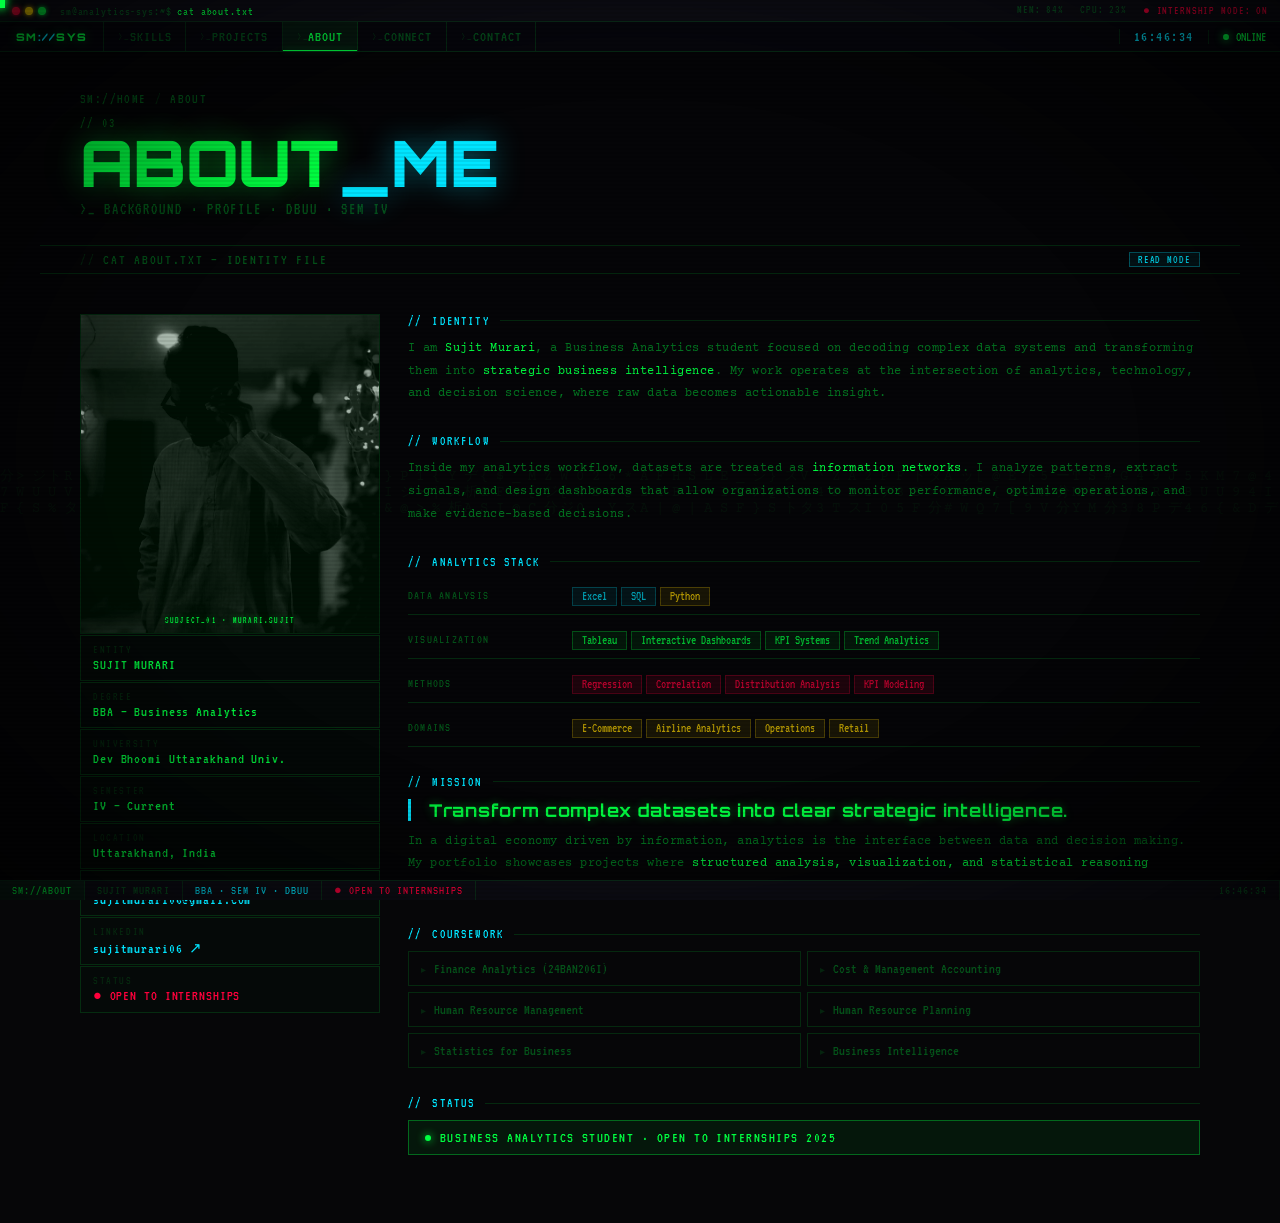
<file: about.html>
<!DOCTYPE html>
<html lang="en">
<head>
<meta charset="UTF-8">
<meta name="viewport" content="width=device-width, initial-scale=1.0">
<title>ABOUT — SM://ANALYTICS.SYS</title>
<link rel="stylesheet" href="cyber.css">
<style>
.about-grid{display:grid;grid-template-columns:300px 1fr;gap:28px;padding:40px;align-items:start;}
/* sidebar */
.about-sidebar{display:flex;flex-direction:column;gap:1px;}
.about-photo-frame{position:relative;width:100%;aspect-ratio:3/4;max-height:320px;overflow:hidden;border:1px solid var(--border);}
.about-photo{width:100%;height:100%;object-fit:cover;object-position:top;filter:grayscale(100%) contrast(1.2) brightness(.7);}
.about-photo-tint{position:absolute;inset:0;background:rgba(0,255,65,.06);}
.about-photo-scan{position:absolute;left:0;right:0;height:1px;background:linear-gradient(90deg,transparent,var(--g),transparent);animation:apscan 3s linear infinite;box-shadow:0 0 6px var(--g-glow);}
@keyframes apscan{0%{top:0;opacity:.9}100%{top:100%;opacity:0}}
.about-photo-label{position:absolute;bottom:8px;left:0;right:0;text-align:center;font-family:var(--term);font-size:.55rem;letter-spacing:.14em;color:var(--g);text-shadow:0 0 6px var(--g-glow);}
.adr{padding:8px 12px;border:1px solid var(--border);background:rgba(0,255,65,.015);display:flex;flex-direction:column;gap:2px;transition:background .12s;}
.adr:hover{background:var(--g-dim);}
.adr-key{font-family:var(--term);font-size:.72rem;letter-spacing:.14em;color:var(--muted);text-transform:uppercase;}
.adr-val{font-family:var(--term);font-size:.92rem;color:var(--g);letter-spacing:.06em;}
.adr-val a{color:var(--c);text-decoration:none;}
.adr-val a:hover{text-shadow:0 0 6px var(--c-glow);}
.adr-val.al{color:var(--r);animation:blink 1.4s ease-in-out infinite;}
/* body */
.about-body{display:flex;flex-direction:column;gap:28px;}
.ab-block{display:flex;flex-direction:column;gap:10px;}
.ab-label{font-family:var(--term);font-size:.85rem;color:var(--c);letter-spacing:.16em;text-transform:uppercase;display:flex;align-items:center;gap:10px;}
.ab-label::before{content:'// ';}
.ab-label::after{content:'';flex:1;height:1px;background:var(--border);}
.ab-text{font-family:var(--mono);font-size:.75rem;line-height:1.9;color:rgba(0,255,65,.45);letter-spacing:.04em;}
.ab-text strong{color:var(--g);font-weight:400;}
.mission-quote{font-family:var(--orb);font-size:1.1rem;font-weight:700;color:var(--g);border-left:3px solid var(--c);padding-left:18px;letter-spacing:.04em;line-height:1.25;text-shadow:0 0 10px var(--g-glow);}
/* stack tags */
.stack-rows{display:flex;flex-direction:column;gap:8px;}
.stack-row{display:flex;align-items:flex-start;gap:14px;padding:8px 0;border-bottom:1px solid var(--border);}
.stack-cat{font-family:var(--term);font-size:.78rem;letter-spacing:.1em;color:var(--dim);text-transform:uppercase;min-width:150px;padding-top:2px;}
.stack-tags{display:flex;flex-wrap:wrap;gap:4px;}
.stag{font-family:var(--term);font-size:.82rem;padding:2px 9px;border:1px solid;}
.stag-g{color:rgba(0,255,65,.7);border-color:rgba(0,255,65,.25);background:var(--g-dim);}
.stag-c{color:rgba(0,229,255,.65);border-color:rgba(0,229,255,.22);background:var(--c-dim);}
.stag-a{color:rgba(255,215,0,.65);border-color:rgba(255,215,0,.22);background:var(--a-dim);}
.stag-r{color:rgba(255,0,60,.65);border-color:rgba(255,0,60,.22);background:var(--r-dim);}
/* courses */
.course-grid{display:grid;grid-template-columns:1fr 1fr;gap:6px;}
.course-row{font-family:var(--term);font-size:.9rem;padding:9px 12px;border:1px solid var(--border);color:var(--dim);display:flex;align-items:center;gap:8px;transition:all .12s;cursor:none;}
.course-row:hover{background:var(--g-dim);border-color:var(--border2);color:var(--g);}
.course-row::before{content:'▸';font-size:.65rem;color:var(--muted);flex-shrink:0;}
/* status */
.status-pill{display:inline-flex;align-items:center;gap:9px;padding:9px 16px;border:1px solid rgba(0,255,65,.35);background:var(--g-dim);font-family:var(--term);font-size:.92rem;color:var(--g);letter-spacing:.1em;text-transform:uppercase;}
@media(max-width:760px){.about-grid{grid-template-columns:1fr;}.course-grid{grid-template-columns:1fr;}}
</style>
</head>
<body>
<canvas id="mx"></canvas>
<div id="cur"></div>

<div class="title-bar">
  <div class="tb-dots"><div class="tb-dot d-r"></div><div class="tb-dot d-a"></div><div class="tb-dot d-g"></div></div>
  <div class="tb-path">sm@analytics-sys:~$ <em>cat about.txt</em></div>
  <div class="tb-meta"><span>MEM: 84%</span><span>CPU: 23%</span><span class="tb-alert">● INTERNSHIP MODE: ON</span></div>
</div>
<nav class="menu-bar">
  <a class="mb-logo" href="index.html">SM<span>://</span>SYS</a>
  <ul class="mb-nav">
    <li><a href="skills.html">SKILLS</a></li>
    <li><a href="projects.html">PROJECTS</a></li>
    <li><a href="about.html" class="act">ABOUT</a></li>
    <li><a href="connect.html">CONNECT</a></li>
    <li><a href="contact.html">CONTACT</a></li>
  </ul>
  <div class="mb-right">
    <div class="mb-clock" id="mbclk">00:00:00</div>
    <div class="mb-online"><span class="pulse"></span>ONLINE</div>
  </div>
</nav>

<div class="page">

  <div class="pg-hero reveal">
    <div class="pg-breadcrumb"><a href="index.html">SM://HOME</a><span>/</span>ABOUT</div>
    <div class="pg-num">// 03</div>
    <div class="pg-title">ABOUT<span>_ME</span></div>
    <div class="pg-sub">&gt;_ BACKGROUND · PROFILE · DBUU · SEM IV</div>
  </div>

  <div class="sec-head">
    <span class="sec-label">cat about.txt — IDENTITY FILE</span>
    <span class="sec-badge sbc">READ MODE</span>
  </div>

  <div class="about-grid">

    <!-- SIDEBAR -->
    <div class="about-sidebar reveal">
      <div class="about-photo-frame">
        <img src="me.jpeg" alt="Sujit Murari" class="about-photo">
        <div class="about-photo-tint"></div>
        <div class="about-photo-scan"></div>
        <div class="about-photo-label">SUBJECT_01 · MURARI.SUJIT</div>
      </div>
      <div class="adr"><div class="adr-key">Entity</div><div class="adr-val">SUJIT MURARI</div></div>
      <div class="adr"><div class="adr-key">Degree</div><div class="adr-val">BBA — Business Analytics</div></div>
      <div class="adr"><div class="adr-key">University</div><div class="adr-val">Dev Bhoomi Uttarakhand Univ.</div></div>
      <div class="adr"><div class="adr-key">Semester</div><div class="adr-val">IV — Current</div></div>
      <div class="adr"><div class="adr-key">Location</div><div class="adr-val">Uttarakhand, India</div></div>
      <div class="adr"><div class="adr-key">Email</div><div class="adr-val"><a href="mailto:sujitmurari06@gmail.com">sujitmurari06@gmail.com</a></div></div>
      <div class="adr"><div class="adr-key">LinkedIn</div><div class="adr-val"><a href="https://www.linkedin.com/in/sujitmurari06/" target="_blank">sujitmurari06 ↗</a></div></div>
      <div class="adr"><div class="adr-key">Status</div><div class="adr-val al">● OPEN TO INTERNSHIPS</div></div>
    </div>

    <!-- BODY -->
    <div class="about-body">

      <div class="ab-block reveal">
        <div class="ab-label">IDENTITY</div>
        <p class="ab-text">I am <strong>Sujit Murari</strong>, a Business Analytics student focused on decoding complex data systems and transforming them into <strong>strategic business intelligence</strong>. My work operates at the intersection of analytics, technology, and decision science, where raw data becomes actionable insight.</p>
      </div>

      <div class="ab-block reveal">
        <div class="ab-label">WORKFLOW</div>
        <p class="ab-text">Inside my analytics workflow, datasets are treated as <strong>information networks</strong>. I analyze patterns, extract signals, and design dashboards that allow organizations to monitor performance, optimize operations, and make evidence-based decisions.</p>
      </div>

      <div class="ab-block reveal">
        <div class="ab-label">ANALYTICS STACK</div>
        <div class="stack-rows">
          <div class="stack-row"><div class="stack-cat">DATA ANALYSIS</div><div class="stack-tags"><span class="stag stag-c">Excel</span><span class="stag stag-c">SQL</span><span class="stag stag-a">Python</span></div></div>
          <div class="stack-row"><div class="stack-cat">VISUALIZATION</div><div class="stack-tags"><span class="stag stag-g">Tableau</span><span class="stag stag-g">Interactive Dashboards</span><span class="stag stag-g">KPI Systems</span><span class="stag stag-g">Trend Analytics</span></div></div>
          <div class="stack-row"><div class="stack-cat">METHODS</div><div class="stack-tags"><span class="stag stag-r">Regression</span><span class="stag stag-r">Correlation</span><span class="stag stag-r">Distribution Analysis</span><span class="stag stag-r">KPI Modeling</span></div></div>
          <div class="stack-row"><div class="stack-cat">DOMAINS</div><div class="stack-tags"><span class="stag stag-a">E-Commerce</span><span class="stag stag-a">Airline Analytics</span><span class="stag stag-a">Operations</span><span class="stag stag-a">Retail</span></div></div>
        </div>
      </div>

      <div class="ab-block reveal">
        <div class="ab-label">MISSION</div>
        <div class="mission-quote">Transform complex datasets into clear strategic intelligence.</div>
        <p class="ab-text">In a digital economy driven by information, analytics is the interface between data and decision making. My portfolio showcases projects where <strong>structured analysis, visualization, and statistical reasoning</strong> convert raw business data into meaningful insights.</p>
      </div>

      <div class="ab-block reveal">
        <div class="ab-label">COURSEWORK</div>
        <div class="course-grid">
          <div class="course-row">Finance Analytics (24BAN206I)</div>
          <div class="course-row">Cost &amp; Management Accounting</div>
          <div class="course-row">Human Resource Management</div>
          <div class="course-row">Human Resource Planning</div>
          <div class="course-row">Statistics for Business</div>
          <div class="course-row">Business Intelligence</div>
        </div>
      </div>

      <div class="ab-block reveal">
        <div class="ab-label">STATUS</div>
        <div class="status-pill"><span class="pulse"></span>BUSINESS ANALYTICS STUDENT · OPEN TO INTERNSHIPS 2025</div>
      </div>

    </div>
  </div>
</div>

<div class="status-bar">
  <div class="sc act">SM://ABOUT</div>
  <div class="sc">SUJIT MURARI</div>
  <div class="sc cy">BBA · SEM IV · DBUU</div>
  <div class="sc al">● OPEN TO INTERNSHIPS</div>
  <div class="sc ml" id="sbtime">00:00:00</div>
</div>

<script src="cyber.js"></script>
</body>
</html>
</file>
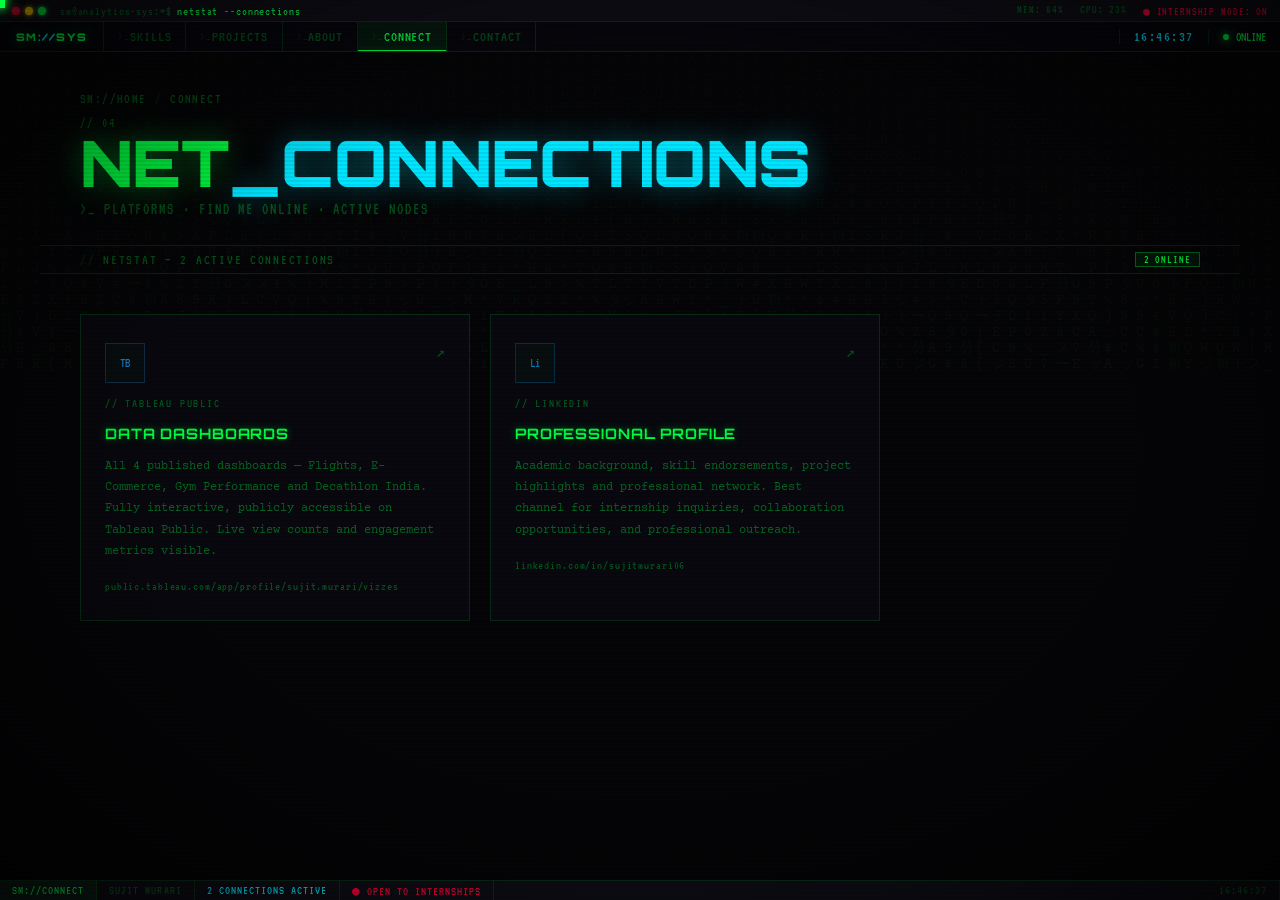
<file: connect.html>
<!DOCTYPE html>
<html lang="en">
<head>
<meta charset="UTF-8">
<meta name="viewport" content="width=device-width, initial-scale=1.0">
<title>CONNECT — SM://ANALYTICS.SYS</title>
<link rel="stylesheet" href="cyber.css">
<style>
.conn-wrap{padding:40px;}
.conn-grid{display:grid;grid-template-columns:repeat(2,1fr);gap:20px;max-width:800px;}
.conn-card{border:1px solid var(--border);padding:28px 24px;background:var(--panel);cursor:none;text-decoration:none;color:inherit;display:flex;flex-direction:column;gap:14px;transition:background .15s,border-color .15s;position:relative;overflow:hidden;}
.conn-card::before{content:'';position:absolute;top:0;left:0;right:0;height:1px;background:var(--g);transform:scaleX(0);transform-origin:left;transition:transform .45s;box-shadow:0 0 8px var(--g-glow);}
.conn-card:hover{background:rgba(0,255,65,.02);border-color:var(--border2);}
.conn-card:hover::before{transform:scaleX(1);}
.conn-top{display:flex;justify-content:space-between;align-items:flex-start;}
.conn-icon{width:40px;height:40px;border:1px solid var(--border);display:flex;align-items:center;justify-content:center;font-family:var(--term);font-size:.85rem;color:var(--dim);background:rgba(0,255,65,.02);}
.conn-arr{font-size:.95rem;color:var(--dim);transition:all .15s;}
.conn-card:hover .conn-arr{transform:translate(3px,-3px);color:var(--c);}
.conn-platform{font-family:var(--term);font-size:.8rem;letter-spacing:.14em;color:var(--dim);text-transform:uppercase;}
.conn-title{font-family:var(--orb);font-size:.9rem;font-weight:700;color:var(--g);letter-spacing:.06em;text-transform:uppercase;text-shadow:0 0 8px var(--g-glow);transition:color .15s;}
.conn-card:hover .conn-title{color:var(--c);text-shadow:0 0 8px var(--c-glow);}
.conn-desc{font-family:var(--mono);font-size:.72rem;line-height:1.85;color:rgba(0,255,65,.38);}
.conn-url{font-family:var(--term);font-size:.78rem;letter-spacing:.07em;color:var(--dim);margin-top:4px;word-break:break-all;}
</style>
</head>
<body>
<canvas id="mx"></canvas>
<div id="cur"></div>

<div class="title-bar">
  <div class="tb-dots"><div class="tb-dot d-r"></div><div class="tb-dot d-a"></div><div class="tb-dot d-g"></div></div>
  <div class="tb-path">sm@analytics-sys:~$ <em>netstat --connections</em></div>
  <div class="tb-meta"><span>MEM: 84%</span><span>CPU: 23%</span><span class="tb-alert">● INTERNSHIP MODE: ON</span></div>
</div>
<nav class="menu-bar">
  <a class="mb-logo" href="index.html">SM<span>://</span>SYS</a>
  <ul class="mb-nav">
    <li><a href="skills.html">SKILLS</a></li>
    <li><a href="projects.html">PROJECTS</a></li>
    <li><a href="about.html">ABOUT</a></li>
    <li><a href="connect.html" class="act">CONNECT</a></li>
    <li><a href="contact.html">CONTACT</a></li>
  </ul>
  <div class="mb-right">
    <div class="mb-clock" id="mbclk">00:00:00</div>
    <div class="mb-online"><span class="pulse"></span>ONLINE</div>
  </div>
</nav>

<div class="page">

  <div class="pg-hero reveal">
    <div class="pg-breadcrumb"><a href="index.html">SM://HOME</a><span>/</span>CONNECT</div>
    <div class="pg-num">// 04</div>
    <div class="pg-title">NET<span>_CONNECTIONS</span></div>
    <div class="pg-sub">&gt;_ PLATFORMS · FIND ME ONLINE · ACTIVE NODES</div>
  </div>

  <div class="sec-head">
    <span class="sec-label">netstat — 2 ACTIVE CONNECTIONS</span>
    <span class="sec-badge sbg">2 ONLINE</span>
  </div>

  <div class="conn-wrap">
    <div class="conn-grid">

      <a class="conn-card reveal" href="https://public.tableau.com/app/profile/sujit.murari/vizzes" target="_blank">
        <div class="conn-top">
          <div class="conn-icon" style="color:#1f77b4;border-color:rgba(31,119,180,.3);">TB</div>
          <div class="conn-arr">↗</div>
        </div>
        <div class="conn-platform">// Tableau Public</div>
        <div class="conn-title">Data Dashboards</div>
        <p class="conn-desc">All 4 published dashboards — Flights, E-Commerce, Gym Performance and Decathlon India. Fully interactive, publicly accessible on Tableau Public. Live view counts and engagement metrics visible.</p>
        <div class="conn-url">public.tableau.com/app/profile/sujit.murari/vizzes</div>
      </a>

      <a class="conn-card reveal" href="https://www.linkedin.com/in/sujitmurari06/" target="_blank">
        <div class="conn-top">
          <div class="conn-icon" style="color:#0077b5;border-color:rgba(0,119,181,.3);">Li</div>
          <div class="conn-arr">↗</div>
        </div>
        <div class="conn-platform">// LinkedIn</div>
        <div class="conn-title">Professional Profile</div>
        <p class="conn-desc">Academic background, skill endorsements, project highlights and professional network. Best channel for internship inquiries, collaboration opportunities, and professional outreach.</p>
        <div class="conn-url">linkedin.com/in/sujitmurari06</div>
      </a>

    </div>
  </div>

</div>

<div class="status-bar">
  <div class="sc act">SM://CONNECT</div>
  <div class="sc">SUJIT MURARI</div>
  <div class="sc cy">2 CONNECTIONS ACTIVE</div>
  <div class="sc al">● OPEN TO INTERNSHIPS</div>
  <div class="sc ml" id="sbtime">00:00:00</div>
</div>

<script src="cyber.js"></script>
</body>
</html>
</file>
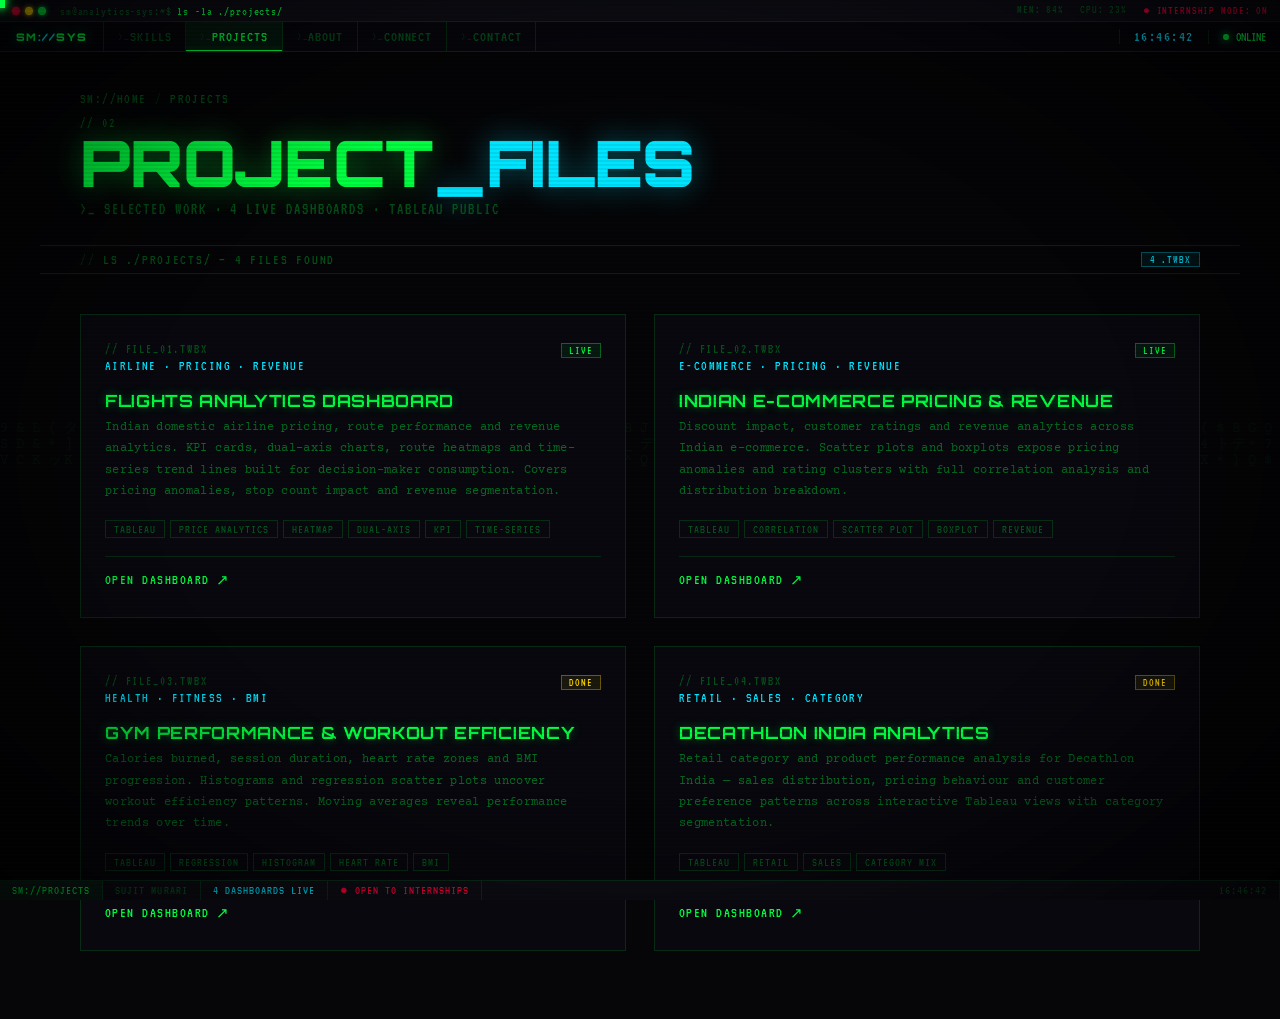
<file: projects.html>
<!DOCTYPE html>
<html lang="en">
<head>
<meta charset="UTF-8">
<meta name="viewport" content="width=device-width, initial-scale=1.0">
<title>PROJECTS — SM://ANALYTICS.SYS</title>
<link rel="stylesheet" href="cyber.css">
<style>
.proj-grid{display:grid;grid-template-columns:repeat(2,1fr);gap:28px;padding:40px;}
.pcard{background:var(--panel);border:1px solid var(--border);padding:28px 24px;position:relative;overflow:hidden;cursor:none;transition:background .15s,border-color .15s;}
.pcard::before{content:'';position:absolute;top:0;left:0;right:0;height:1px;background:var(--g);transform:scaleX(0);transform-origin:left;transition:transform .45s;box-shadow:0 0 8px var(--g-glow);}
.pcard:hover{background:rgba(0,255,65,.02);border-color:var(--border2);}
.pcard:hover::before{transform:scaleX(1);}
.pc-head{display:flex;justify-content:space-between;align-items:flex-start;margin-bottom:18px;}
.pc-meta{display:flex;flex-direction:column;gap:3px;}
.pc-num{font-family:var(--term);font-size:.82rem;color:var(--dim);letter-spacing:.14em;}
.pc-domain{font-family:var(--term);font-size:.88rem;color:var(--c);letter-spacing:.1em;text-transform:uppercase;}
.pc-title{font-family:var(--orb);font-size:1.05rem;font-weight:700;color:var(--g);letter-spacing:.04em;margin-bottom:6px;text-transform:uppercase;text-shadow:0 0 10px var(--g-glow);transition:color .15s;line-height:1.2;}
.pcard:hover .pc-title{color:var(--c);text-shadow:0 0 10px var(--c-glow);}
.pc-desc{font-family:var(--mono);font-size:.72rem;line-height:1.85;color:rgba(0,255,65,.42);margin-bottom:18px;letter-spacing:.03em;}
.pc-tags{display:flex;flex-wrap:wrap;gap:5px;margin-bottom:18px;}
.pctag{font-family:var(--term);font-size:.78rem;letter-spacing:.08em;text-transform:uppercase;padding:2px 8px;border:1px solid rgba(0,255,65,.16);color:var(--dim);transition:all .12s;}
.pcard:hover .pctag{border-color:rgba(0,255,65,.32);color:rgba(0,255,65,.65);}
.pc-foot{padding-top:14px;border-top:1px solid var(--border);}
.pc-link{font-family:var(--term);font-size:.92rem;letter-spacing:.1em;text-transform:uppercase;color:var(--g);text-decoration:none;display:inline-flex;align-items:center;gap:6px;transition:color .12s;}
.pc-link::after{content:'↗';transition:transform .12s;}
.pc-link:hover{color:var(--c);text-shadow:0 0 6px var(--c-glow);}
.pc-link:hover::after{transform:translate(2px,-2px);}
@media(max-width:700px){.proj-grid{grid-template-columns:1fr;padding:20px;}}
</style>
</head>
<body>
<canvas id="mx"></canvas>
<div id="cur"></div>

<div class="title-bar">
  <div class="tb-dots"><div class="tb-dot d-r"></div><div class="tb-dot d-a"></div><div class="tb-dot d-g"></div></div>
  <div class="tb-path">sm@analytics-sys:~$ <em>ls -la ./projects/</em></div>
  <div class="tb-meta"><span>MEM: 84%</span><span>CPU: 23%</span><span class="tb-alert">● INTERNSHIP MODE: ON</span></div>
</div>
<nav class="menu-bar">
  <a class="mb-logo" href="index.html">SM<span>://</span>SYS</a>
  <ul class="mb-nav">
    <li><a href="skills.html">SKILLS</a></li>
    <li><a href="projects.html" class="act">PROJECTS</a></li>
    <li><a href="about.html">ABOUT</a></li>
    <li><a href="connect.html">CONNECT</a></li>
    <li><a href="contact.html">CONTACT</a></li>
  </ul>
  <div class="mb-right">
    <div class="mb-clock" id="mbclk">00:00:00</div>
    <div class="mb-online"><span class="pulse"></span>ONLINE</div>
  </div>
</nav>

<div class="page">

  <div class="pg-hero reveal">
    <div class="pg-breadcrumb"><a href="index.html">SM://HOME</a><span>/</span>PROJECTS</div>
    <div class="pg-num">// 02</div>
    <div class="pg-title">PROJECT<span>_FILES</span></div>
    <div class="pg-sub">&gt;_ SELECTED WORK · 4 LIVE DASHBOARDS · TABLEAU PUBLIC</div>
  </div>

  <div class="sec-head">
    <span class="sec-label">ls ./projects/ — 4 FILES FOUND</span>
    <span class="sec-badge sbc">4 .TWBX</span>
  </div>

  <div class="proj-grid">

    <div class="pcard reveal">
      <div class="pc-head">
        <div class="pc-meta">
          <div class="pc-num">// FILE_01.TWBX</div>
          <div class="pc-domain">AIRLINE · PRICING · REVENUE</div>
        </div>
        <div class="pbadge pbg">LIVE</div>
      </div>
      <div class="pc-title">Flights Analytics Dashboard</div>
      <p class="pc-desc">Indian domestic airline pricing, route performance and revenue analytics. KPI cards, dual-axis charts, route heatmaps and time-series trend lines built for decision-maker consumption. Covers pricing anomalies, stop count impact and revenue segmentation.</p>
      <div class="pc-tags">
        <span class="pctag">TABLEAU</span><span class="pctag">PRICE ANALYTICS</span>
        <span class="pctag">HEATMAP</span><span class="pctag">DUAL-AXIS</span><span class="pctag">KPI</span><span class="pctag">TIME-SERIES</span>
      </div>
      <div class="pc-foot"><a class="pc-link" href="https://public.tableau.com/app/profile/sujit.murari/viz/FlightsDashboard_17704030931600/FlightsDashboard" target="_blank">OPEN DASHBOARD</a></div>
    </div>

    <div class="pcard reveal">
      <div class="pc-head">
        <div class="pc-meta">
          <div class="pc-num">// FILE_02.TWBX</div>
          <div class="pc-domain">E-COMMERCE · PRICING · REVENUE</div>
        </div>
        <div class="pbadge pbg">LIVE</div>
      </div>
      <div class="pc-title">Indian E-Commerce Pricing & Revenue</div>
      <p class="pc-desc">Discount impact, customer ratings and revenue analytics across Indian e-commerce. Scatter plots and boxplots expose pricing anomalies and rating clusters with full correlation analysis and distribution breakdown.</p>
      <div class="pc-tags">
        <span class="pctag">TABLEAU</span><span class="pctag">CORRELATION</span>
        <span class="pctag">SCATTER PLOT</span><span class="pctag">BOXPLOT</span><span class="pctag">REVENUE</span>
      </div>
      <div class="pc-foot"><a class="pc-link" href="https://public.tableau.com/app/profile/sujit.murari/viz/IndianE-CommercePricingRevenuePerformanceDashboard/Dashboard1" target="_blank">OPEN DASHBOARD</a></div>
    </div>

    <div class="pcard reveal">
      <div class="pc-head">
        <div class="pc-meta">
          <div class="pc-num">// FILE_03.TWBX</div>
          <div class="pc-domain">HEALTH · FITNESS · BMI</div>
        </div>
        <div class="pbadge pba">DONE</div>
      </div>
      <div class="pc-title">Gym Performance & Workout Efficiency</div>
      <p class="pc-desc">Calories burned, session duration, heart rate zones and BMI progression. Histograms and regression scatter plots uncover workout efficiency patterns. Moving averages reveal performance trends over time.</p>
      <div class="pc-tags">
        <span class="pctag">TABLEAU</span><span class="pctag">REGRESSION</span>
        <span class="pctag">HISTOGRAM</span><span class="pctag">HEART RATE</span><span class="pctag">BMI</span>
      </div>
      <div class="pc-foot"><a class="pc-link" href="https://public.tableau.com/app/profile/sujit.murari/viz/GymPerformanceWorkoutEfficiencyAnalyticsDashboard/GymPerformanceWorkoutEfficiencyAnalyticsDashboard" target="_blank">OPEN DASHBOARD</a></div>
    </div>

    <div class="pcard reveal">
      <div class="pc-head">
        <div class="pc-meta">
          <div class="pc-num">// FILE_04.TWBX</div>
          <div class="pc-domain">RETAIL · SALES · CATEGORY</div>
        </div>
        <div class="pbadge pba">DONE</div>
      </div>
      <div class="pc-title">Decathlon India Analytics</div>
      <p class="pc-desc">Retail category and product performance analysis for Decathlon India — sales distribution, pricing behaviour and customer preference patterns across interactive Tableau views with category segmentation.</p>
      <div class="pc-tags">
        <span class="pctag">TABLEAU</span><span class="pctag">RETAIL</span>
        <span class="pctag">SALES</span><span class="pctag">CATEGORY MIX</span>
      </div>
      <div class="pc-foot"><a class="pc-link" href="https://public.tableau.com/app/profile/sujit.murari/viz/DecathlonIndia_17704793519210/DecthlonIndia" target="_blank">OPEN DASHBOARD</a></div>
    </div>

  </div>
</div>

<div class="status-bar">
  <div class="sc act">SM://PROJECTS</div>
  <div class="sc">SUJIT MURARI</div>
  <div class="sc cy">4 DASHBOARDS LIVE</div>
  <div class="sc al">● OPEN TO INTERNSHIPS</div>
  <div class="sc ml" id="sbtime">00:00:00</div>
</div>

<script src="cyber.js"></script>
</body>
</html>
</file>
<file: cyber.css>
/* ═══════════════════════════════════════════════
   SM://ANALYTICS.SYS — SHARED CYBER STYLES
   PALETTE: #060608 bg · #00ff41 green · #00e5ff cyan
            #ff003c red · #ffd700 amber
═══════════════════════════════════════════════ */
@import url('https://fonts.googleapis.com/css2?family=VT323&family=Courier+Prime:wght@400;700&family=Orbitron:wght@400;700;900&display=swap');

:root{
  --bg:#060608; --bg2:#0a0a0f; --bg3:#0e0e16; --panel:#08080e;
  --g:#00ff41; --g-dim:rgba(0,255,65,.07); --g-glow:rgba(0,255,65,.4);
  --c:#00e5ff; --c-dim:rgba(0,229,255,.07); --c-glow:rgba(0,229,255,.4);
  --r:#ff003c; --r-dim:rgba(255,0,60,.10);
  --a:#ffd700; --a-dim:rgba(255,215,0,.08);
  --dim:rgba(0,255,65,.30); --muted:rgba(0,255,65,.12);
  --border:rgba(0,255,65,.14); --border2:rgba(0,255,65,.38);
  --mono:'Courier Prime',monospace; --term:'VT323',monospace; --orb:'Orbitron',sans-serif;
}

*,*::before,*::after{margin:0;padding:0;box-sizing:border-box;}
html{scroll-behavior:smooth;}
body{font-family:var(--mono);background:var(--bg);color:var(--g);overflow-x:hidden;cursor:none;min-height:100vh;}

/* CRT scanlines */
body::before{content:'';position:fixed;inset:0;pointer-events:none;z-index:1000;background:repeating-linear-gradient(0deg,transparent,transparent 2px,rgba(0,0,0,.07) 2px,rgba(0,0,0,.07) 4px);}
/* CRT vignette */
body::after{content:'';position:fixed;inset:0;pointer-events:none;z-index:999;background:radial-gradient(ellipse at center,transparent 55%,rgba(0,0,0,.65) 100%);}

/* ── CURSOR ── */
#cur{position:fixed;z-index:9999;width:10px;height:16px;background:var(--g);top:0;left:0;transform:translate(-50%,-50%);pointer-events:none;box-shadow:0 0 8px var(--g),0 0 20px var(--g-glow);animation:curblink .9s step-end infinite;will-change:top,left;}
#cur.lnk{background:var(--c);box-shadow:0 0 8px var(--c),0 0 20px var(--c-glow);width:14px;height:14px;clip-path:polygon(50% 0%,100% 50%,50% 100%,0% 50%);animation:none;}
@keyframes curblink{0%,49%{opacity:1}50%,100%{opacity:0}}

/* ── MATRIX CANVAS ── */
#mx{position:fixed;top:0;left:0;z-index:0;opacity:.04;pointer-events:none;}

/* ── TITLE BAR ── */
.title-bar{position:fixed;top:0;left:0;right:0;z-index:600;height:22px;background:var(--bg3);border-bottom:1px solid var(--border);display:flex;align-items:center;font-family:var(--term);font-size:.9rem;letter-spacing:.06em;padding:0 12px;gap:14px;}
.tb-dots{display:flex;gap:5px;}
.tb-dot{width:8px;height:8px;border-radius:50%;}
.d-r{background:var(--r);box-shadow:0 0 5px var(--r);}
.d-a{background:var(--a);box-shadow:0 0 5px var(--a);}
.d-g{background:var(--g);box-shadow:0 0 5px var(--g);}
.tb-path{color:var(--dim);flex:1;font-size:.78rem;}
.tb-path em{color:var(--g);font-style:normal;}
.tb-meta{display:flex;gap:16px;font-size:.72rem;color:var(--dim);}
.tb-alert{color:var(--r);animation:blink 1.4s ease-in-out infinite;}
@keyframes blink{0%,100%{opacity:1}50%{opacity:.15}}

/* ── MENU BAR ── */
.menu-bar{position:fixed;top:22px;left:0;right:0;z-index:599;height:30px;background:rgba(8,8,14,.97);border-bottom:1px solid var(--border);display:flex;align-items:stretch;backdrop-filter:blur(8px);}
.mb-logo{display:flex;align-items:center;padding:0 16px;border-right:1px solid var(--border);font-family:var(--orb);font-size:.66rem;font-weight:900;color:var(--g);letter-spacing:.12em;text-decoration:none;cursor:none;text-shadow:0 0 12px var(--g-glow);}
.mb-logo span{color:var(--c);}
.mb-nav{display:flex;list-style:none;}
.mb-nav li a{display:flex;align-items:center;height:100%;padding:0 14px;font-family:var(--term);font-size:.95rem;letter-spacing:.06em;color:var(--dim);text-decoration:none;text-transform:uppercase;border-right:1px solid var(--border);transition:color .1s,background .1s;cursor:none;position:relative;}
.mb-nav li a::before{content:'>_ ';color:var(--muted);font-size:.72rem;}
.mb-nav li a:hover,.mb-nav li a.act{color:var(--g);background:var(--g-dim);}
.mb-nav li a.act::after{content:'';position:absolute;bottom:0;left:0;right:0;height:1px;background:var(--g);box-shadow:0 0 6px var(--g-glow);}
.mb-right{margin-left:auto;display:flex;align-items:center;}
.mb-clock{padding:0 14px;border-left:1px solid var(--border);font-family:var(--term);font-size:.95rem;color:var(--c);letter-spacing:.1em;}
.mb-online{padding:0 14px;border-left:1px solid var(--border);font-family:var(--term);font-size:.85rem;color:var(--g);display:flex;align-items:center;gap:7px;}
.pulse{width:6px;height:6px;border-radius:50%;background:var(--g);box-shadow:0 0 8px var(--g);animation:pulse 1.6s ease-in-out infinite;}
@keyframes pulse{0%,100%{box-shadow:0 0 8px var(--g)}50%{box-shadow:none;opacity:.25}}

/* ── PAGE WRAPPER ── */
.page{padding-top:52px;padding-bottom:28px;position:relative;z-index:2;max-width:1200px;margin:0 auto;}

/* ── PAGE HERO ── */
.pg-hero{padding:40px 40px 28px;border-bottom:1px solid var(--border);}
.pg-breadcrumb{font-family:var(--term);font-size:.88rem;color:var(--dim);letter-spacing:.1em;margin-bottom:10px;display:flex;align-items:center;gap:8px;}
.pg-breadcrumb a{color:var(--dim);text-decoration:none;transition:color .12s;cursor:none;}
.pg-breadcrumb a:hover{color:var(--g);}
.pg-breadcrumb span{color:var(--muted);}
.pg-num{font-family:var(--term);font-size:.85rem;color:var(--dim);letter-spacing:.16em;margin-bottom:4px;}
.pg-title{font-family:var(--orb);font-weight:900;font-size:clamp(2.2rem,5vw,4.5rem);line-height:.92;letter-spacing:-.01em;color:var(--g);text-shadow:0 0 30px var(--g-glow),0 0 60px rgba(0,255,65,.1);text-transform:uppercase;}
.pg-title span{color:var(--c);text-shadow:0 0 30px var(--c-glow);}
.pg-sub{font-family:var(--term);font-size:1rem;color:var(--dim);letter-spacing:.12em;text-transform:uppercase;margin-top:8px;}

/* ── SECTION HEADER ── */
.sec-head{display:flex;align-items:center;gap:0;border-bottom:1px solid var(--border);padding:6px 40px;}
.sec-label{font-family:var(--term);font-size:.9rem;color:var(--dim);letter-spacing:.12em;text-transform:uppercase;margin-right:auto;}
.sec-label::before{content:'// ';color:var(--muted);}
.sec-badge{font-family:var(--term);font-size:.72rem;padding:1px 8px;border:1px solid;letter-spacing:.08em;}
.sbg{color:var(--g);border-color:rgba(0,255,65,.35);background:var(--g-dim);}
.sbc{color:var(--c);border-color:rgba(0,229,255,.35);background:var(--c-dim);}
.sbr{color:var(--r);border-color:rgba(255,0,60,.35);background:var(--r-dim);}
.sba{color:var(--a);border-color:rgba(255,215,0,.35);background:var(--a-dim);}

/* ── TERMINAL LINE STYLES ── */
.tl{display:flex;gap:6px;padding:2px 0;font-family:var(--term);font-size:.9rem;letter-spacing:.05em;}
.tp{color:var(--c);flex-shrink:0;}
.tc{color:var(--g);}
.to{color:var(--dim);padding-left:14px;font-family:var(--term);font-size:.88rem;letter-spacing:.04em;}
.to.ok{color:var(--g);}
.to.inf{color:var(--c);}
.to.wn{color:var(--a);}
.to.er{color:var(--r);}
.tcur{display:inline-block;width:8px;height:14px;background:var(--g);animation:curblink .9s step-end infinite;vertical-align:middle;margin-left:2px;}

/* ── PANEL ── */
.panel{background:var(--panel);border:1px solid var(--border);position:relative;overflow:hidden;}
.panel::after{content:'';position:absolute;inset:0;pointer-events:none;background:radial-gradient(ellipse at top left,rgba(0,255,65,.025) 0%,transparent 65%);}
.ph{display:flex;align-items:center;justify-content:space-between;padding:6px 14px;border-bottom:1px solid var(--border);background:rgba(0,255,65,.02);}
.pt{font-family:var(--term);font-size:.95rem;letter-spacing:.1em;color:var(--g);text-transform:uppercase;display:flex;align-items:center;gap:6px;}
.pt::before{content:'[';color:var(--dim);}
.pt::after{content:']';color:var(--dim);}
.pb{padding:16px 14px;}

/* ── BADGES ── */
.pbadge{font-family:var(--term);font-size:.72rem;padding:1px 7px;border:1px solid;letter-spacing:.08em;}
.pbg{color:var(--g);border-color:rgba(0,255,65,.35);background:var(--g-dim);}
.pbc{color:var(--c);border-color:rgba(0,229,255,.35);background:var(--c-dim);}
.pbr{color:var(--r);border-color:rgba(255,0,60,.35);background:var(--r-dim);animation:blink 1.2s ease-in-out infinite;}
.pba{color:var(--a);border-color:rgba(255,215,0,.35);background:var(--a-dim);}

/* ── REVEAL ── */
.reveal{opacity:0;transform:translateY(12px);transition:opacity .6s ease,transform .6s ease;}
.reveal.in{opacity:1;transform:none;}

/* ── STATUS BAR ── */
.status-bar{position:fixed;bottom:0;left:0;right:0;z-index:500;height:20px;background:var(--bg3);border-top:1px solid var(--border);display:flex;align-items:center;font-family:var(--term);font-size:.8rem;letter-spacing:.08em;}
.sc{padding:0 12px;border-right:1px solid var(--border);color:var(--dim);display:flex;align-items:center;gap:5px;height:100%;}
.sc.act{color:var(--g);background:var(--g-dim);}
.sc.cy{color:var(--c);}
.sc.al{color:var(--r);animation:blink 1.4s ease-in-out infinite;}
.sc.ml{margin-left:auto;}

/* scrollbar */
::-webkit-scrollbar{width:3px;height:3px;}
::-webkit-scrollbar-track{background:var(--bg);}
::-webkit-scrollbar-thumb{background:rgba(0,255,65,.2);}
::-webkit-scrollbar-thumb:hover{background:var(--g);}

/* ── BUTTON ── */
.cbtn{font-family:var(--term);font-size:.95rem;letter-spacing:.1em;text-transform:uppercase;text-decoration:none;padding:8px 22px;border:1px solid;transition:all .12s;cursor:none;display:inline-flex;align-items:center;gap:8px;}
.cbtn-g{color:var(--g);border-color:rgba(0,255,65,.38);background:var(--g-dim);}
.cbtn-g:hover{background:var(--g);color:var(--bg);box-shadow:0 0 16px var(--g-glow);}
.cbtn-c{color:var(--c);border-color:rgba(0,229,255,.38);background:var(--c-dim);}
.cbtn-c:hover{background:var(--c);color:var(--bg);box-shadow:0 0 16px var(--c-glow);}

@media(max-width:860px){
  .page{padding-top:52px;}
  .pg-hero{padding:28px 20px 20px;}
  .sec-head{padding:6px 20px;}
  .tb-meta span:not(.tb-alert){display:none;}
}
</file>
